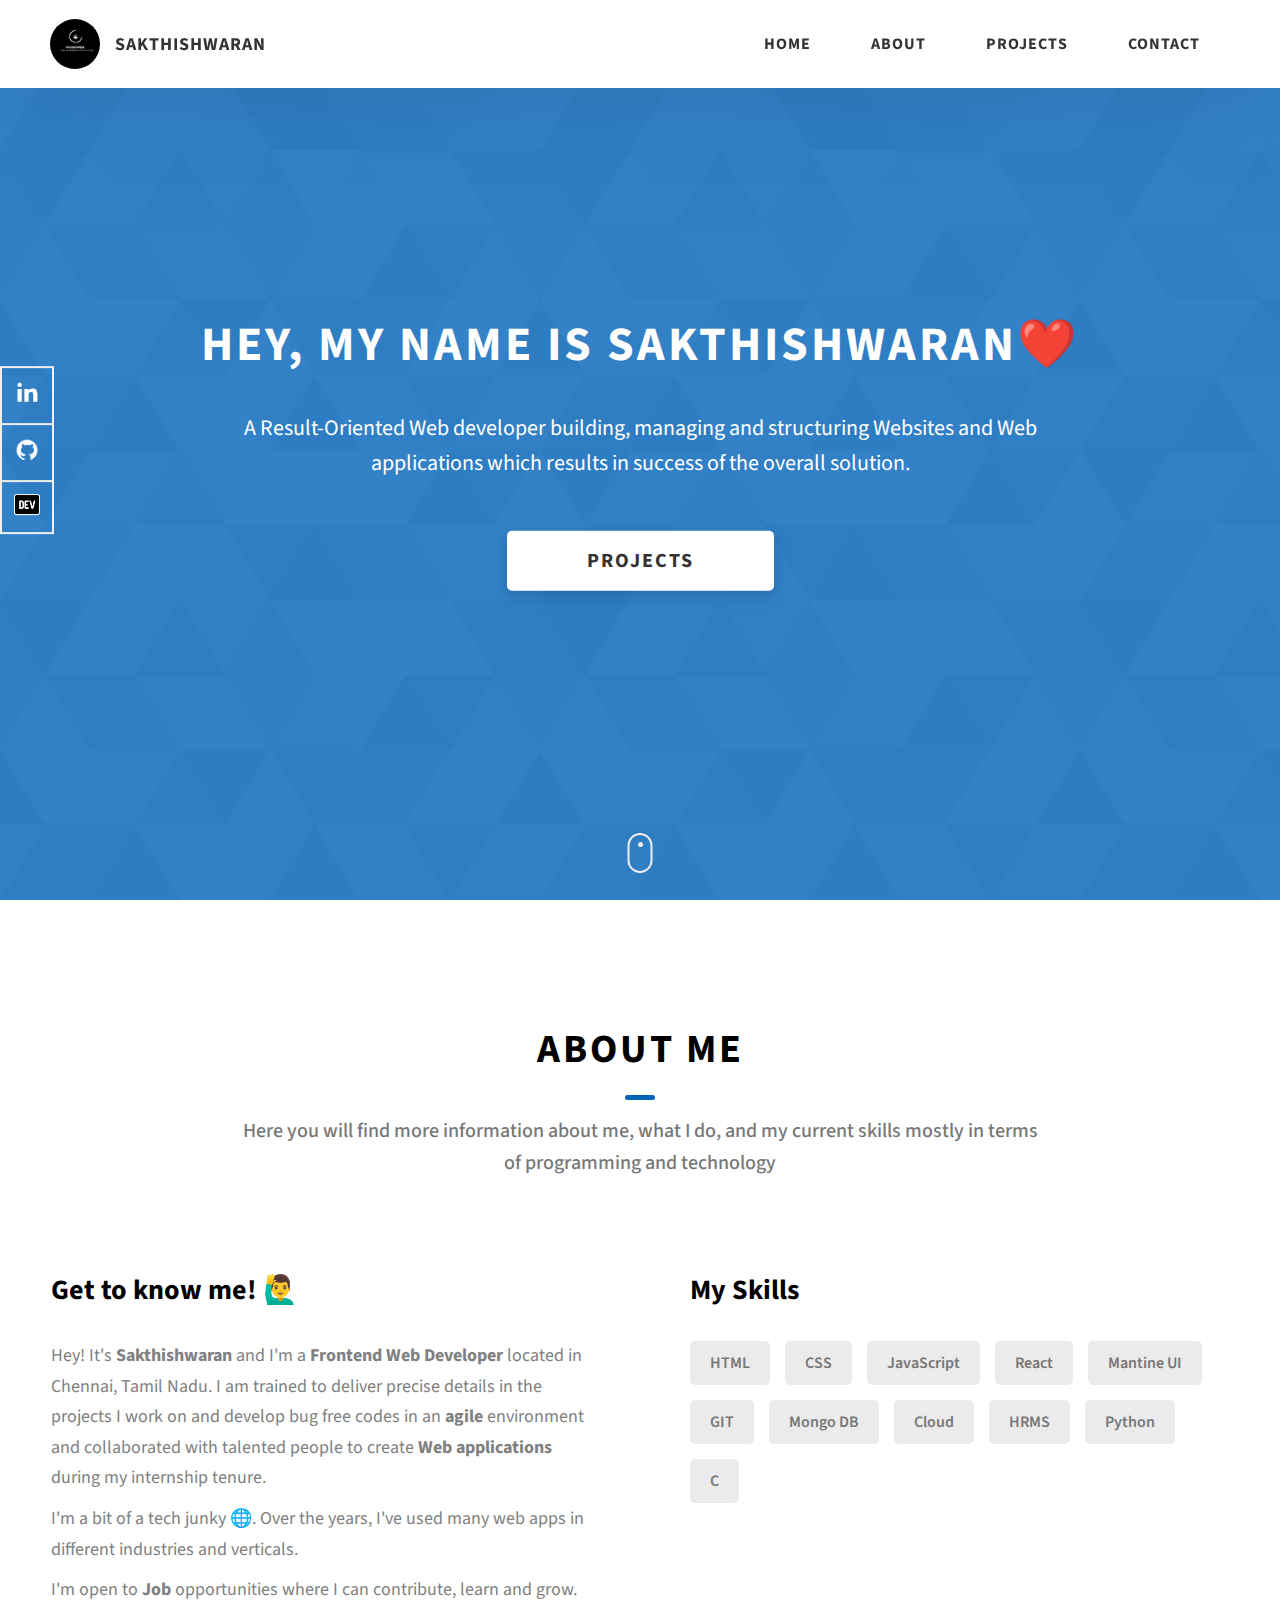
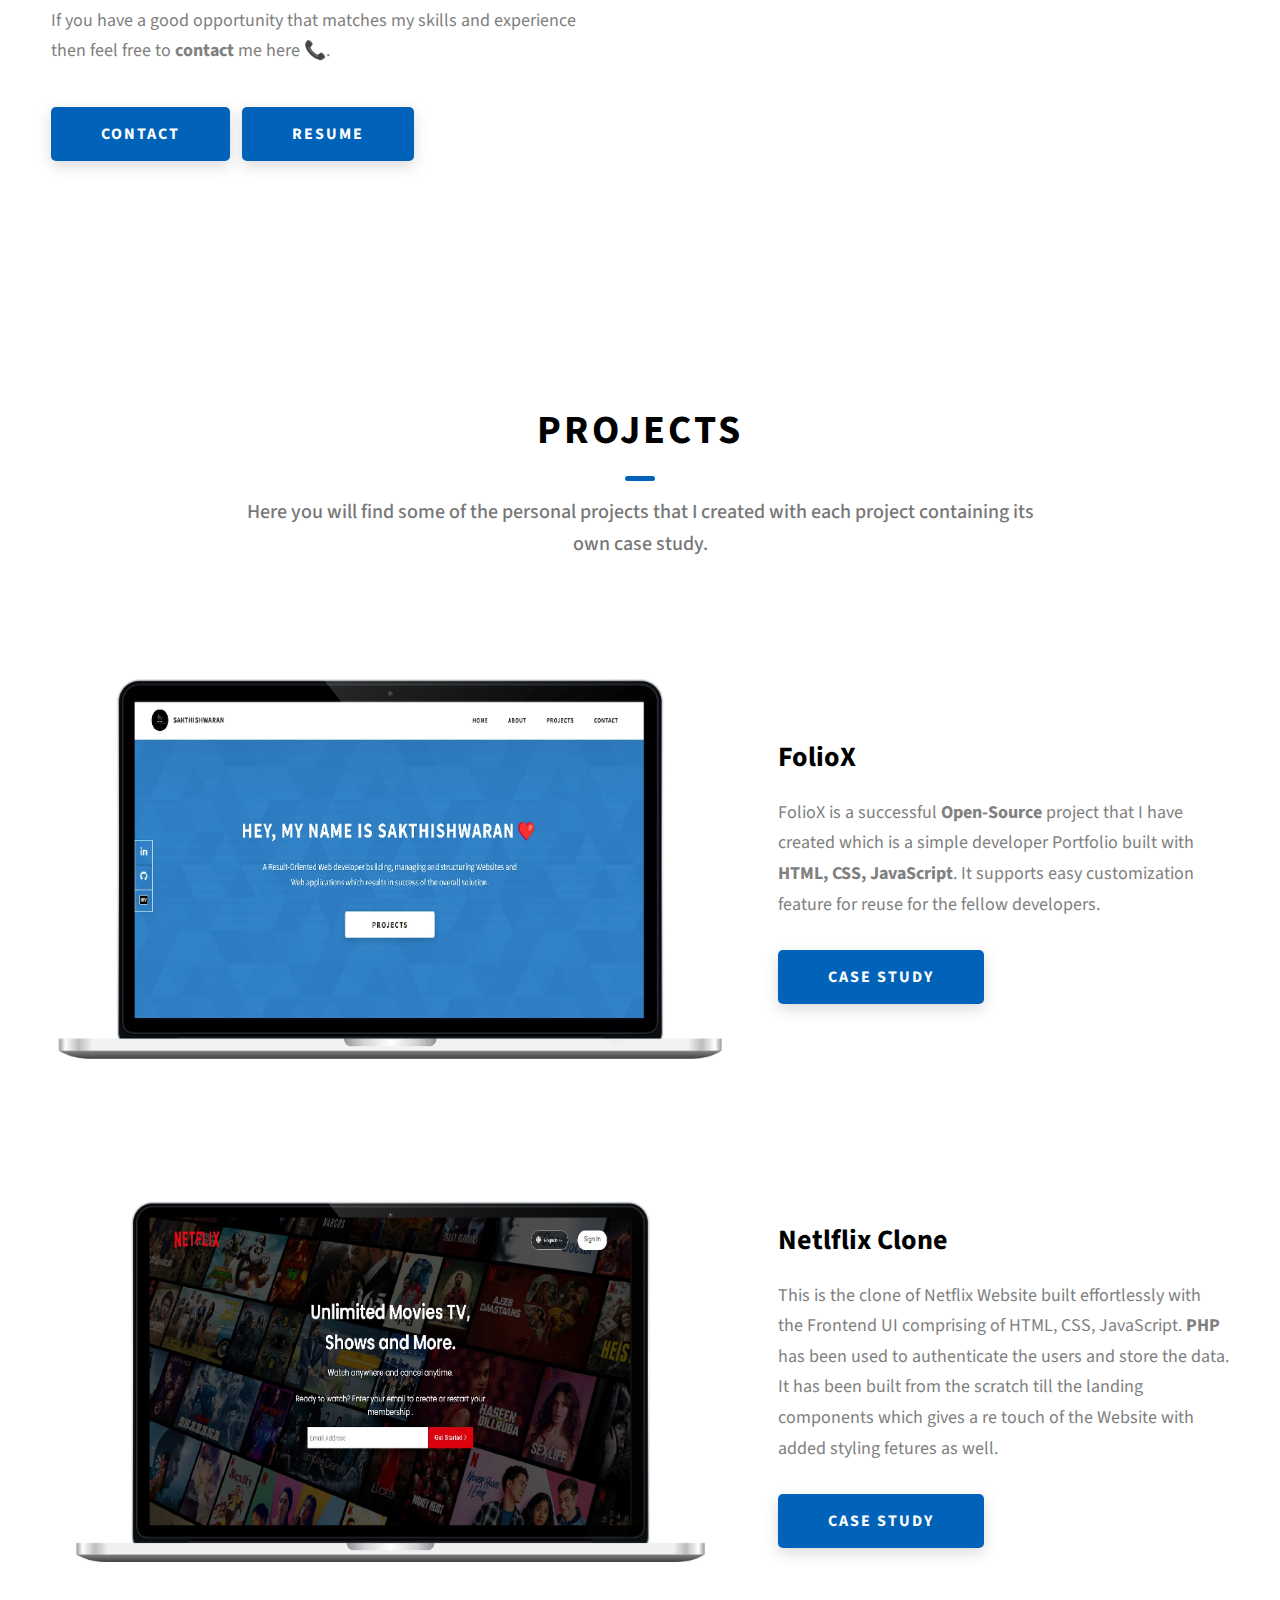
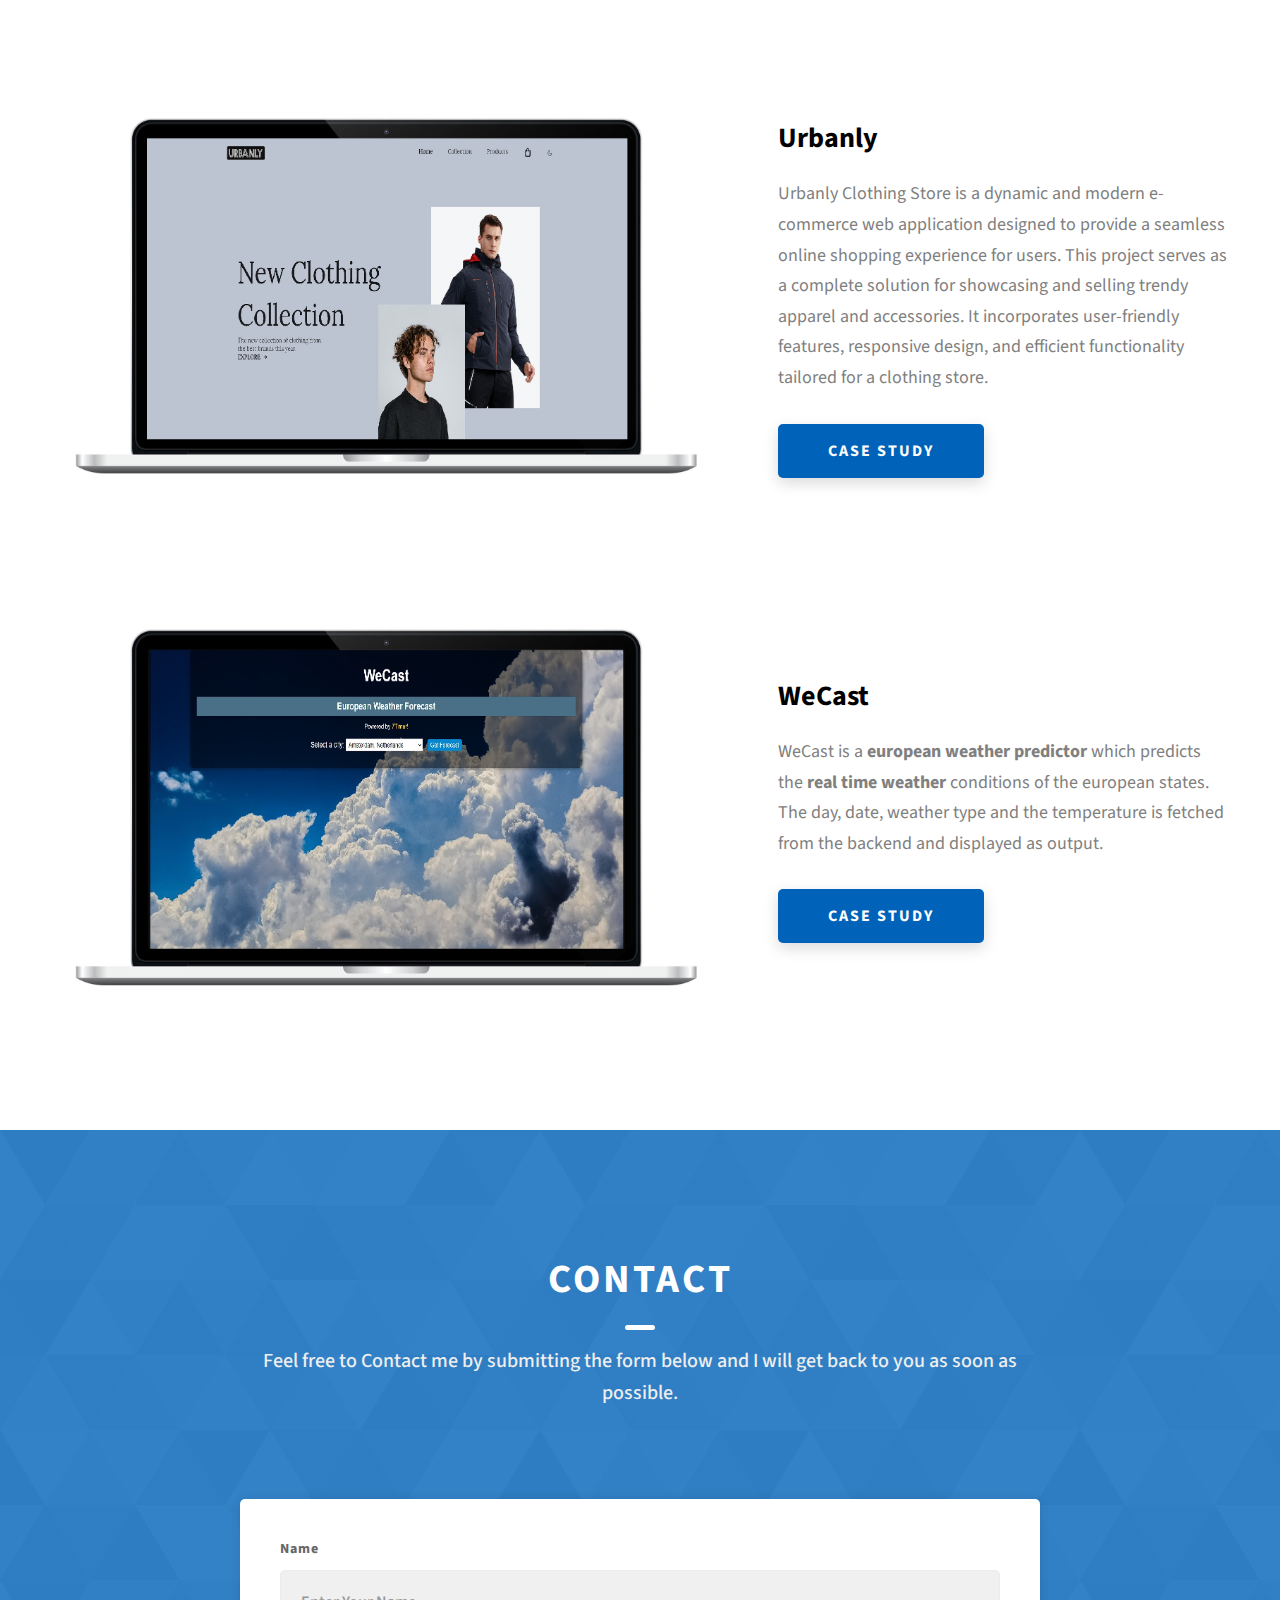
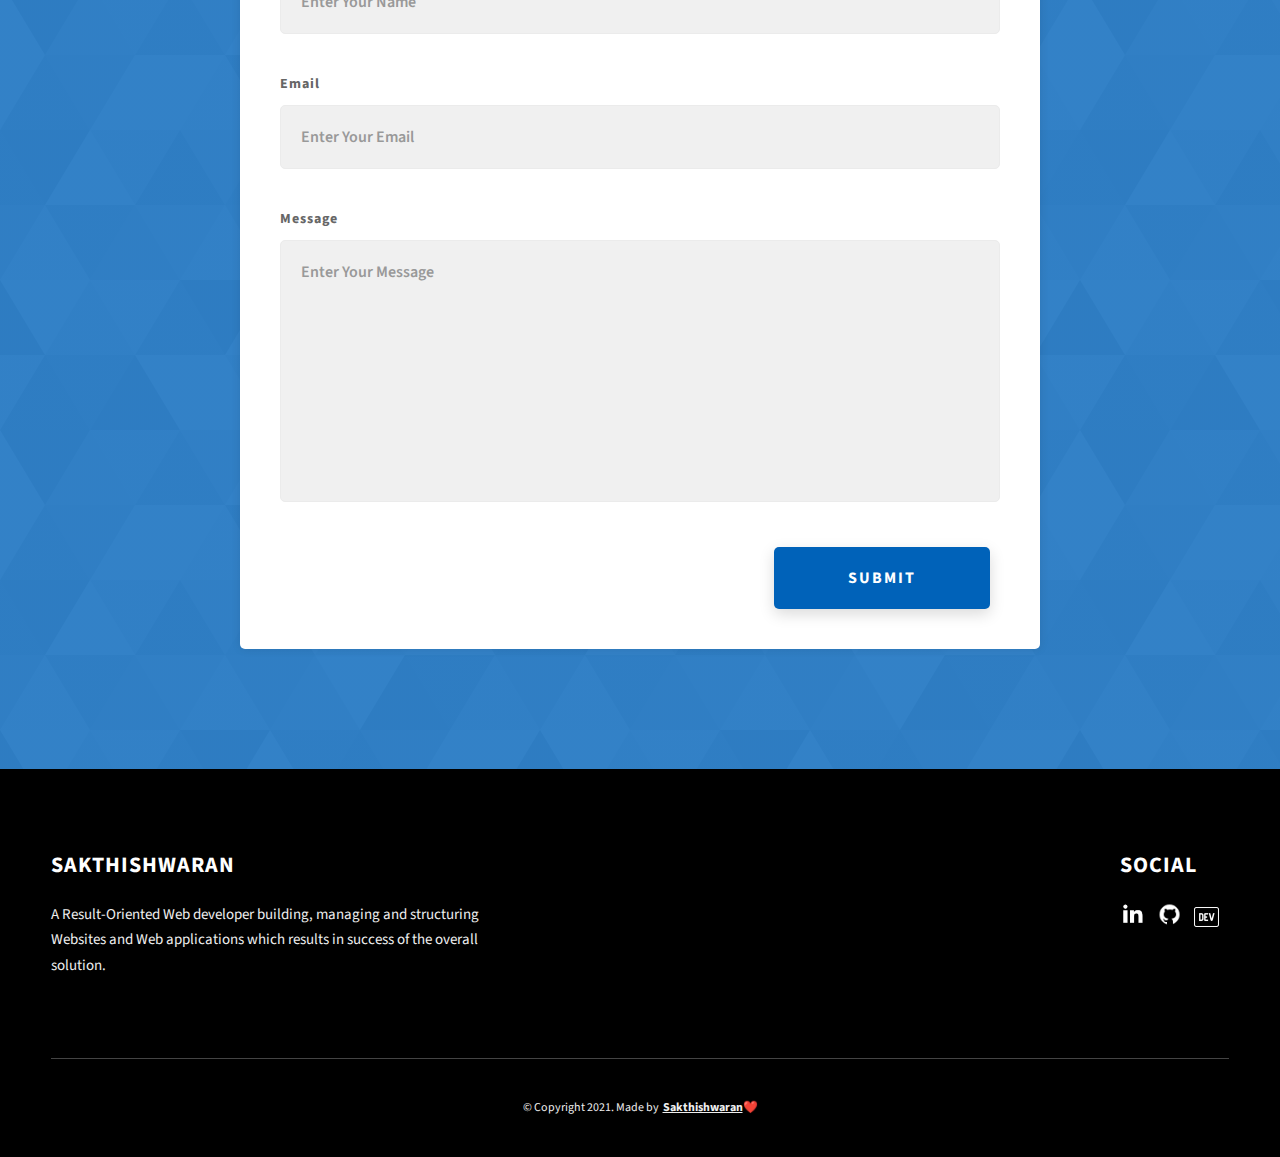
<file: index.html>
<!DOCTYPE html>
<html lang="en">
  <head>
    <meta charset="UTF-8" />
    <meta name="viewport" content="width=device-width, initial-scale=1.0" />
    <meta http-equiv="X-UA-Compatible" content="ie=edge" />
    <title>FolioX</title>
    <meta name="description" content="Portfolio Template for Developer" />

    <link rel="stylesheet" href="css/style.css" />

    <link rel="preconnect" href="https://fonts.googleapis.com" />
    <link rel="preconnect" href="https://fonts.gstatic.com" crossorigin />
    <link
      href="https://fonts.googleapis.com/css2?family=Source+Sans+Pro:wght@400;600;700;900&display=swap"
      rel="stylesheet"
    />
  </head>
  <body>
    <header class="header">
      <div class="header__content">
        <div class="header__logo-container">
          <div class="header__logo-img-cont">
            <img
              src="./assets/png/img.jpg"
              alt="Sakthishwaran Logo Image"
              class="header__logo-img"
            />
          </div>
          <span class="header__logo-sub">Sakthishwaran</span>
        </div>
        <div class="header__main">
          <ul class="header__links">
            <li class="header__link-wrapper">
              <a href="./index.html" class="header__link"> Home </a>
            </li>
            <li class="header__link-wrapper">
              <a href="./index.html#about" class="header__link">About </a>
            </li>
            <li class="header__link-wrapper">
              <a href="./index.html#projects" class="header__link">
                Projects
              </a>
            </li>
            <li class="header__link-wrapper">
              <a href="./index.html#contact" class="header__link"> Contact </a>
            </li>
          </ul>
          <div class="header__main-ham-menu-cont">
            <img
              src="./assets/svg/ham-menu.svg"
              alt="hamburger menu"
              class="header__main-ham-menu"
            />
            <img
              src="./assets/svg/ham-menu-close.svg"
              alt="hamburger menu close"
              class="header__main-ham-menu-close d-none"
            />
          </div>
        </div>
      </div>
      <div class="header__sm-menu">
        <div class="header__sm-menu-content">
          <ul class="header__sm-menu-links">
            <li class="header__sm-menu-link">
              <a href="./index.html"> Home </a>
            </li>

            <li class="header__sm-menu-link">
              <a href="./index.html#about"> About </a>
            </li>

            <li class="header__sm-menu-link">
              <a href="./index.html#projects"> Projects </a>
            </li>

            <li class="header__sm-menu-link">
              <a href="./index.html#contact"> Contact </a>
            </li>
          </ul>
        </div>
      </div>
    </header>
    <section class="home-hero">
      <div class="home-hero__content">
        <h1 class="heading-primary">Hey, My name is Sakthishwaran❤️</h1>
        <div class="home-hero__info">
          <p class="text-primary">
            A Result-Oriented Web developer building, managing and structuring
            Websites and Web applications which results in success of the
            overall solution.
          </p>
        </div>
        <div class="home-hero__cta">
          <a href="./#projects" class="btn btn--bg">Projects</a>
        </div>
      </div>
      <div class="home-hero__socials">
        <div class="home-hero__social">
          <a
            href="https://www.linkedin.com/in/sakthi1604/"
            class="home-hero__social-icon-link"
          >
            <img
              src="./assets/png/linkedin-ico.png"
              alt="icon"
              class="home-hero__social-icon"
            />
          </a>
        </div>
        <div class="home-hero__social">
          <a
            href="https://github.com/sakthixx"
            class="home-hero__social-icon-link"
          >
            <img
              src="./assets/png/github-ico.png"
              alt="icon"
              class="home-hero__social-icon"
            />
          </a>
        </div>
        <!-- <div class="home-hero__social">
          <a href="#" class="home-hero__social-icon-link">
            <img
              src="./assets/png/twitter-ico.png"
              alt="icon"
              class="home-hero__social-icon"
            />
          </a>
        </div> -->
        <!-- <div class="home-hero__social">
          <a href="#" class="home-hero__social-icon-link">
            <img
              src="./assets/png/yt-ico.png"
              alt="icon"
              class="home-hero__social-icon"
            />
          </a>
        </div> -->
        <div class="home-hero__social">
          <a
            href="https://dev.to/sakthishwarananand"
            class="home-hero__social-icon-link home-hero__social-icon-link--bd-none"
          >
            <img
              src="./assets/png/dev.png"
              alt="icon"
              class="home-hero__social-icon"
            />
          </a>
        </div>
      </div>
      <div class="home-hero__mouse-scroll-cont">
        <div class="mouse"></div>
      </div>
    </section>
    <section id="about" class="about sec-pad">
      <div class="main-container">
        <h2 class="heading heading-sec heading-sec__mb-med">
          <span class="heading-sec__main">About Me</span>
          <span class="heading-sec__sub">
            Here you will find more information about me, what I do, and my
            current skills mostly in terms of programming and technology
          </span>
        </h2>
        <div class="about__content">
          <div class="about__content-main">
            <h3 class="about__content-title">Get to know me! 🙋‍♂️</h3>
            <div class="about__content-details">
              <p class="about__content-details-para">
                Hey! It's
                <strong>Sakthishwaran</strong>
                and I'm a <strong> Frontend Web Developer </strong> located in
                Chennai, Tamil Nadu. I am trained to deliver precise details in
                the projects I work on and develop bug free codes in an
                <b>agile</b> environment and collaborated with talented people
                to create
                <strong>Web applications </strong>
                during my internship tenure.
              </p>
              <p class="about__content-details-para">
                I'm a bit of a tech junky 🌐. Over the years, I've used many
                web apps in different industries and verticals. 
               </p>
               <p class="about__content-details-para"> 
                I'm open to <strong>Job</strong> opportunities where I can contribute, learn and
                grow. If you have a good opportunity that matches my skills and
                experience then feel free to <strong>contact</strong> me here 📞.
              </p>

            </div>
            <a href="./#contact" class="btn btn--med btn--theme dynamicBgClr"
              >Contact</a
            >
            <a href="/resume.pdf" download class="btn btn--med btn--theme dynamicBgClr">Resume</a>
          </div>
          <div class="about__content-skills">
            <h3 class="about__content-title">My Skills</h3>
            <div class="skills">
              <div class="skills__skill">HTML</div>
              <div class="skills__skill">CSS</div>
              <div class="skills__skill">JavaScript</div>
              <div class="skills__skill">React</div>
              <div class="skills__skill">Mantine UI</div>
              <div class="skills__skill">GIT</div>
              <div class="skills__skill">Mongo DB</div>
              <div class="skills__skill">Cloud</div>
              <div class="skills__skill">HRMS</div>
              <div class="skills__skill">Python</div>
              <div class="skills__skill">C</div>
            </div>
          </div>
        </div>
      </div>
    </section>
    <section id="projects" class="projects sec-pad">
      <div class="main-container">
        <h2 class="heading heading-sec heading-sec__mb-bg">
          <span class="heading-sec__main">Projects</span>
          <span class="heading-sec__sub">
            Here you will find some of the personal projects that I created with
            each project containing its own case study.
          </span>
        </h2>

        <div class="projects__content">
          <div class="projects__row">
            <div class="projects__row-img-cont">
              <img
                src="./assets/png/FolioX-final.png"
                alt="Software Screenshot"
                class="projects__row-img"
                loading="lazy"
              />
            </div>
            <div class="projects__row-content">
              <h3 class="projects__row-content-title">FolioX</h3>
              <p class="projects__row-content-desc">
                FolioX is a successful <strong>Open-Source</strong> project that
                I have created which is a simple developer Portfolio built with
                <strong>HTML, CSS, JavaScript</strong>. It supports easy
                customization feature for reuse for the fellow developers.
              </p>
              <a
                href="./project-1.html"
                class="btn btn--med btn--theme dynamicBgClr"
                target="_blank"
                >Case Study</a
              >
            </div>
          </div>
          <div class="projects__row">
            <div class="projects__row-img-cont">
              <img
                src="./assets/png/netflix-final.png"
                alt="Software Screenshot"
                class="projects__row-img"
                loading="lazy"
              />
            </div>
            <div class="projects__row-content">
              <h3 class="projects__row-content-title">Netlflix Clone</h3>
              <p class="projects__row-content-desc">
                This is the clone of Netflix Website built effortlessly with the
                Frontend UI comprising of HTML, CSS, JavaScript. <b>PHP</b> has
                been used to authenticate the users and store the data. It has
                been built from the scratch till the landing components which
                gives a re touch of the Website with added styling fetures as
                well.
              </p>
              <a
                href="./project-2.html"
                class="btn btn--med btn--theme dynamicBgClr"
                target="_blank"
                >Case Study</a
              >
            </div>
          </div>

          <div class="projects__row">
            <div class="projects__row-img-cont">
              <img
                src="./assets/png/urbanly-final.png"
                alt="Software Screenshot"
                class="projects__row-img"
                loading="lazy"
              />
            </div>
            <div class="projects__row-content">
              <h3 class="projects__row-content-title">Urbanly</h3>
              <p class="projects__row-content-desc">
                Urbanly Clothing Store is a dynamic and modern e-commerce web
                application designed to provide a seamless online shopping
                experience for users. This project serves as a complete solution
                for showcasing and selling trendy apparel and accessories. It
                incorporates user-friendly features, responsive design, and
                efficient functionality tailored for a clothing store.
              </p>
              <a
                href="./project-3.html"
                class="btn btn--med btn--theme dynamicBgClr"
                target="_blank"
                >Case Study</a
              >
            </div>
          </div>

          <div class="projects__row">
            <div class="projects__row-img-cont">
              <img
                src="./assets/png/wecast-final.png"
                alt="Software Screenshot"
                class="projects__row-img"
                loading="lazy"
              />
            </div>
            <div class="projects__row-content">
              <h3 class="projects__row-content-title">WeCast</h3>
              <p class="projects__row-content-desc">
                WeCast is a <strong>european weather predictor</strong> which predicts the <strong>real time weather</strong>
                conditions of the european states. The day, date, weather type and the temperature is fetched from the 
                backend and displayed as output. 
              </p>
              <a
                href="./project-4.html"
                class="btn btn--med btn--theme dynamicBgClr"
                target="_blank"
                >Case Study</a
              >
            </div>
          </div>

        </div>
      </div>
    </section>
    <section id="contact" class="contact sec-pad dynamicBg">
      <div class="main-container">
        <h2 class="heading heading-sec heading-sec__mb-med">
          <span class="heading-sec__main heading-sec__main--lt">Contact</span>
          <span class="heading-sec__sub heading-sec__sub--lt">
            Feel free to Contact me by submitting the form below and I will get
            back to you as soon as possible.
          </span>
        </h2>
        <div class="contact__form-container">
            <form action="#" class="contact__form">
              <div class="contact__form-field">
                <label class="contact__form-label" for="name">Name</label>
                <input
                  required
                  placeholder="Enter Your Name"
                  type="text"
                  class="contact__form-input"
                  name="name"
                  id="name"
                />
              </div>
              <div class="contact__form-field">
                <label class="contact__form-label" for="email">Email</label>
                <input
                  required
                  placeholder="Enter Your Email"
                  type="text"
                  class="contact__form-input"
                  name="email"
                  id="email"
                />
              </div>
              <div class="contact__form-field">
                <label class="contact__form-label" for="message">Message</label>
                <textarea
                  required
                  cols="30"
                  rows="10"
                  class="contact__form-input"
                  placeholder="Enter Your Message"
                  name="message"
                  id="message"
                ></textarea>
              </div>
              <button type="submit" class="btn btn--theme contact__btn">
                Submit
              </button>
            </form>
        </div>
      </div>
    </section>
    <footer class="main-footer">
      <div class="main-container">
        <div class="main-footer__upper">
          <div class="main-footer__row main-footer__row-1">
            <h2 class="heading heading-sm main-footer__heading-sm">
              <span>Social</span>
            </h2>
            <div class="main-footer__social-cont">
              <a
                target="_blank"
                rel="noreferrer"
                href="https://www.linkedin.com/in/sakthi1604/"
              >
                <img
                  class="main-footer__icon"
                  src="./assets/png/linkedin-ico.png"
                  alt="icon"
                />
              </a>
              <a
                target="_blank"
                rel="noreferrer"
                href="https://github.com/sakthixx"
              >
                <img
                  class="main-footer__icon"
                  src="./assets/png/github-ico.png"
                  alt="icon"
                />
              </a>
              <a
                target="_blank"
                rel="noreferrer"
                href="https://dev.to/sakthishwarananand"
              >
                <img
                  class="main-footer__icon"
                  src="./assets/png/dev.png"
                  alt="icon"
                />
              </a>
            </div>
          </div>
          <div class="main-footer__row main-footer__row-2">
            <h4 class="heading heading-sm text-lt">Sakthishwaran</h4>
            <p class="main-footer__short-desc">
              A Result-Oriented Web developer building, managing and structuring
              Websites and Web applications which results in success of the
              overall solution.
            </p>
          </div>
        </div>

        <!-- If you give me some credit or shoutout here by linking to my website, then it will be a big thing for me and will help me a lot :) -->
        <div class="main-footer__lower">
          &copy; Copyright 2021. Made by
          <a rel="noreferrer" target="_blank" href="#"
            >Sakthishwaran</a
          >❤️
        </div>
      </div>
    </footer>

    <script src="./index.js"></script>
  </body>
</html>
</file>
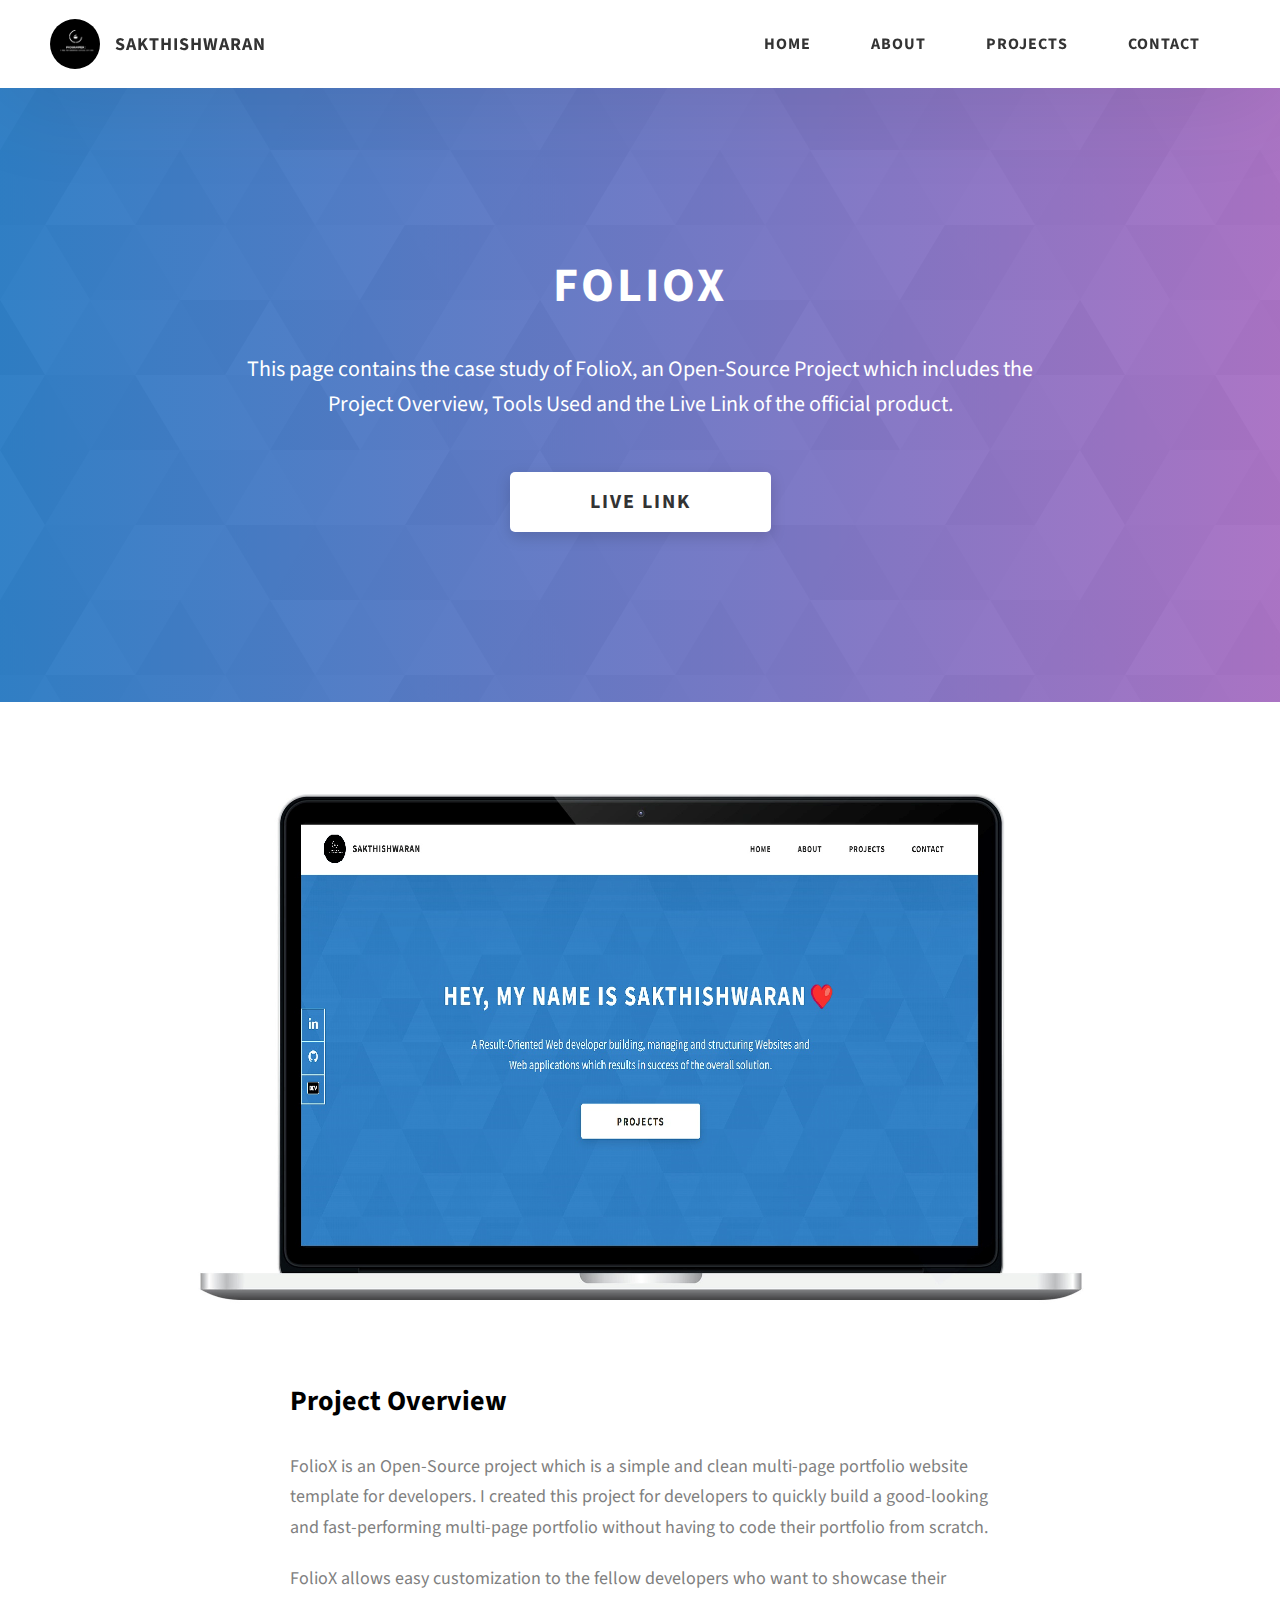
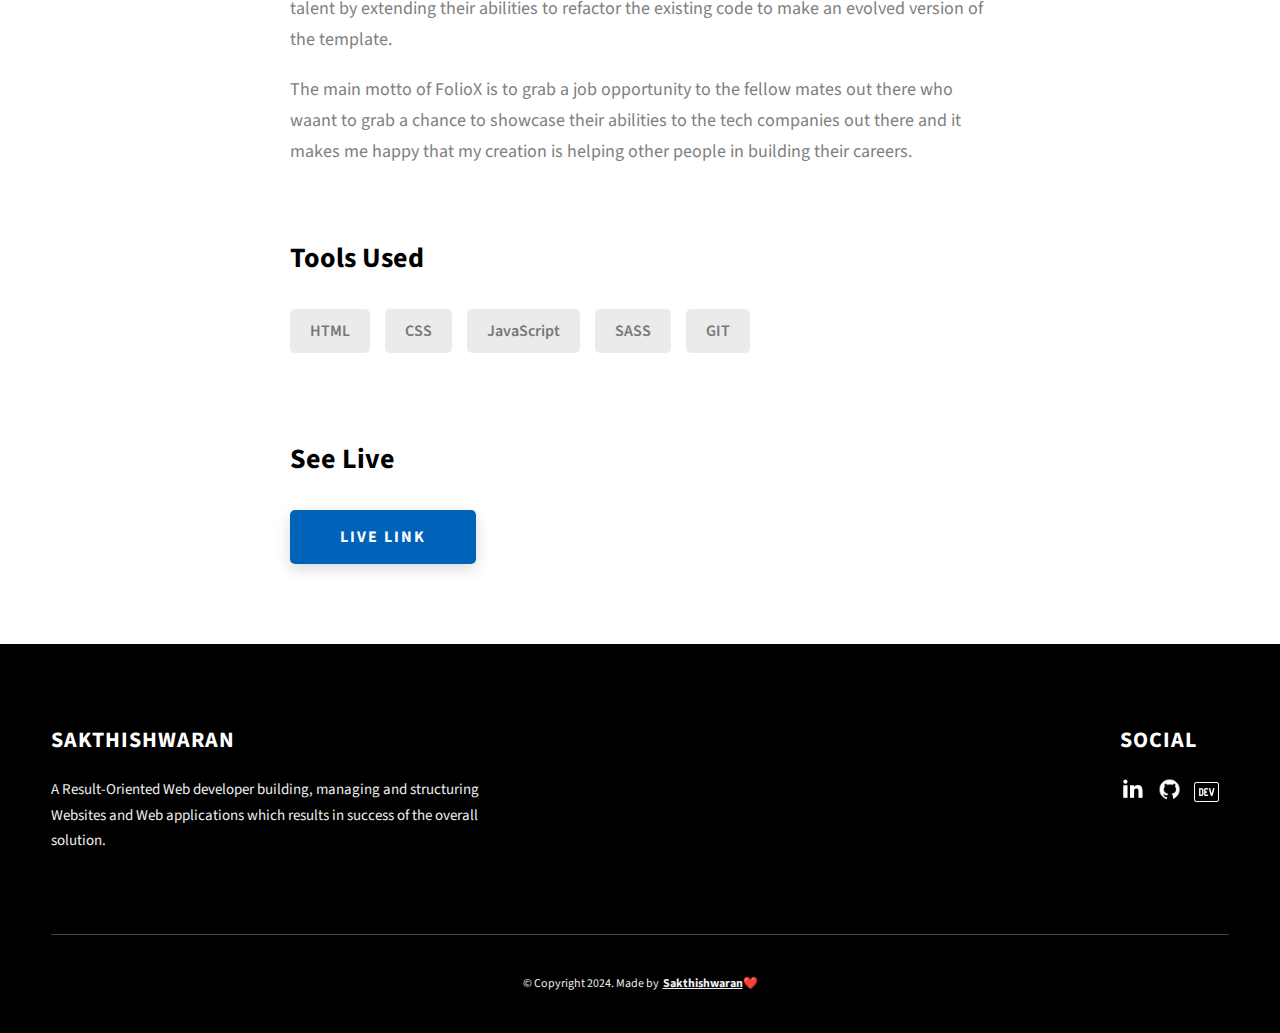
<file: project-1.html>
<!DOCTYPE html>
<html lang="en">
  <head>
    <meta charset="UTF-8" />
    <meta name="viewport" content="width=device-width, initial-scale=1.0" />
    <meta http-equiv="X-UA-Compatible" content="ie=edge" />
    <title>Case Study of FolioX</title>
    <meta name="description" content="Case study page of Project" />

    <link rel="stylesheet" href="css/style.css" />

    <link rel="preconnect" href="https://fonts.googleapis.com" />
    <link rel="preconnect" href="https://fonts.gstatic.com" crossorigin />
    <link
      href="https://fonts.googleapis.com/css2?family=Source+Sans+Pro:wght@400;600;700;900&display=swap"
      rel="stylesheet"
    />
  </head>
  <body>
    <header class="header">
      <div class="header__content">
        <div class="header__logo-container">
          <div class="header__logo-img-cont">
            <img
              src="./assets/png/img.jpg"
              alt="Sakthishwaran Logo Image"
              class="header__logo-img"
            />
          </div>
          <span class="header__logo-sub">Sakthishwaran</span>
        </div>
        <div class="header__main">
          <ul class="header__links">
            <li class="header__link-wrapper">
              <a href="./index.html" class="header__link"> Home </a>
            </li>
            <li class="header__link-wrapper">
              <a href="./index.html#about" class="header__link">About </a>
            </li>
            <li class="header__link-wrapper">
              <a href="./index.html#projects" class="header__link">
                Projects
              </a>
            </li>
            <li class="header__link-wrapper">
              <a href="./index.html#contact" class="header__link"> Contact </a>
            </li>
          </ul>
          <div class="header__main-ham-menu-cont">
            <img
              src="./assets/svg/ham-menu.svg"
              alt="hamburger menu"
              class="header__main-ham-menu"
            />
            <img
              src="./assets/svg/ham-menu-close.svg"
              alt="hamburger menu close"
              class="header__main-ham-menu-close d-none"
            />
          </div>
        </div>
      </div>
      <div class="header__sm-menu">
        <div class="header__sm-menu-content">
          <ul class="header__sm-menu-links">
            <li class="header__sm-menu-link">
              <a href="./index.html"> Home </a>
            </li>

            <li class="header__sm-menu-link">
              <a href="./index.html#about"> About </a>
            </li>

            <li class="header__sm-menu-link">
              <a href="./index.html#projects"> Projects </a>
            </li>

            <li class="header__sm-menu-link">
              <a href="./index.html#contact"> Contact </a>
            </li>
          </ul>
        </div>
      </div>
    </header>
    <section class="project-cs-hero">
      <div class="project-cs-hero__content">
        <h1 class="heading-primary">FolioX</h1>
        <div class="project-cs-hero__info">
          <p class="text-primary">
            This page contains the case study of FolioX, an Open-Source Project
            which includes the Project Overview, Tools Used and the Live Link of
            the official product.
          </p>
        </div>
        <div class="project-cs-hero__cta">
          <a href="#" class="btn btn--bg" target="_blank">Live Link</a>
        </div>
      </div>
    </section>
    <section class="project-details">
      <div class="main-container">
        <div class="project-details__content">
          <div class="project-details__showcase-img-cont">
            <img
              src="./assets/png/FolioX-final.png"
              alt="Project Image"
              class="project-details__showcase-img"
            />
          </div>
          <div class="project-details__content-main">
            <div class="project-details__desc">
              <h3 class="project-details__content-title">Project Overview</h3>
              <p class="project-details__desc-para">
                FolioX is an Open-Source project which is a simple and clean
                multi-page portfolio website template for developers. I created
                this project for developers to quickly build a good-looking and
                fast-performing multi-page portfolio without having to code
                their portfolio from scratch.
              </p>
              <p class="project-details__desc-para">
                FolioX allows easy customization to the fellow developers
                who want to showcase their talent by extending their abilities to 
                refactor the existing code to make an evolved version of the template. 
              </p>
              <p class="project-details__desc-para">
                The main motto of FolioX is to grab a job opportunity to the fellow mates out there
                who waant to grab a chance to showcase their abilities to the 
                tech companies out there and it makes me happy that my creation is helping other people 
                in building their careers.
              </p>
            </div>
            <div class="project-details__tools-used">
              <h3 class="project-details__content-title">Tools Used</h3>
              <div class="skills">
                <div class="skills__skill">HTML</div>
                <div class="skills__skill">CSS</div>
                <div class="skills__skill">JavaScript</div>
                <div class="skills__skill">SASS</div>
                <div class="skills__skill">GIT</div>
              </div>
            </div>
            <div class="project-details__links">
              <h3 class="project-details__content-title">See Live</h3>
              <a
                href="#"
                class="btn btn--med btn--theme project-details__links-btn"
                target="_blank"
                >Live Link</a
              >
            </div>
          </div>
        </div>
      </div>
    </section>
    <footer class="main-footer">
      <div class="main-container">
        <div class="main-footer__upper">
          <div class="main-footer__row main-footer__row-1">
            <h2 class="heading heading-sm main-footer__heading-sm">
              <span>Social</span>
            </h2>
            <div class="main-footer__social-cont">
              <a target="_blank" rel="noreferrer" href="https://www.linkedin.com/in/sakthi1604/">
                <img
                  class="main-footer__icon"
                  src="./assets/png/linkedin-ico.png"
                  alt="icon"
                />
              </a>
              <a target="_blank" rel="noreferrer" href="https://github.com/sakthixx">
                <img
                  class="main-footer__icon"
                  src="./assets/png/github-ico.png"
                  alt="icon"
                />
              </a>
              <a target="_blank" rel="noreferrer" href="https://dev.to/sakthishwarananand">
                <img
                  class="main-footer__icon"
                  src="./assets/png/dev.png"
                  alt="icon"
                />
              </a>
            </div>
          </div>
          <div class="main-footer__row main-footer__row-2">
            <h4 class="heading heading-sm text-lt">Sakthishwaran</h4>
            <p class="main-footer__short-desc">
              A Result-Oriented Web developer building, managing and structuring
            Websites and Web applications which results in success of the
            overall solution.
            </p>
          </div>
        </div>

        <div class="main-footer__lower">
          &copy; Copyright 2024. Made by
          <a rel="noreferrer" target="_blank" href="#"
            >Sakthishwaran</a
          >❤️
        </div>
      </div>
    </footer>
    <script src="./index.js"></script>
  </body>
</html>
</file>
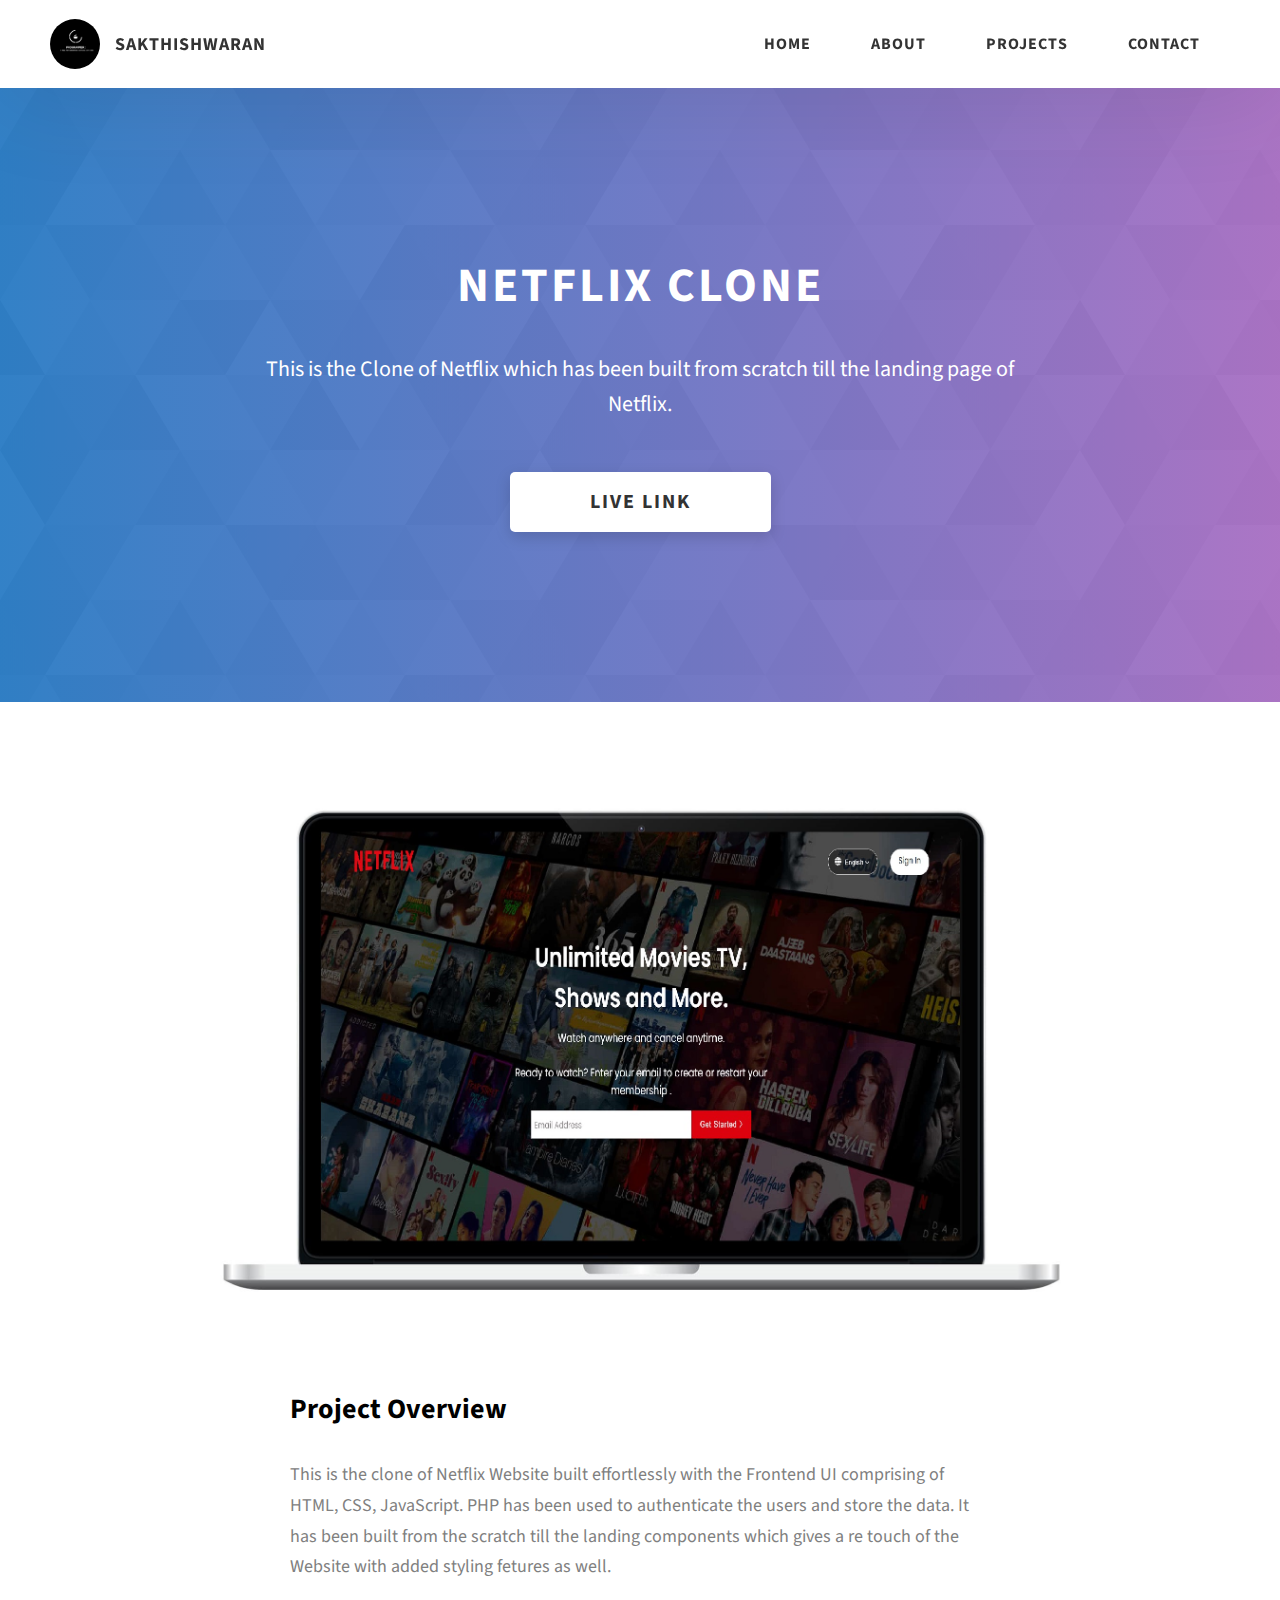
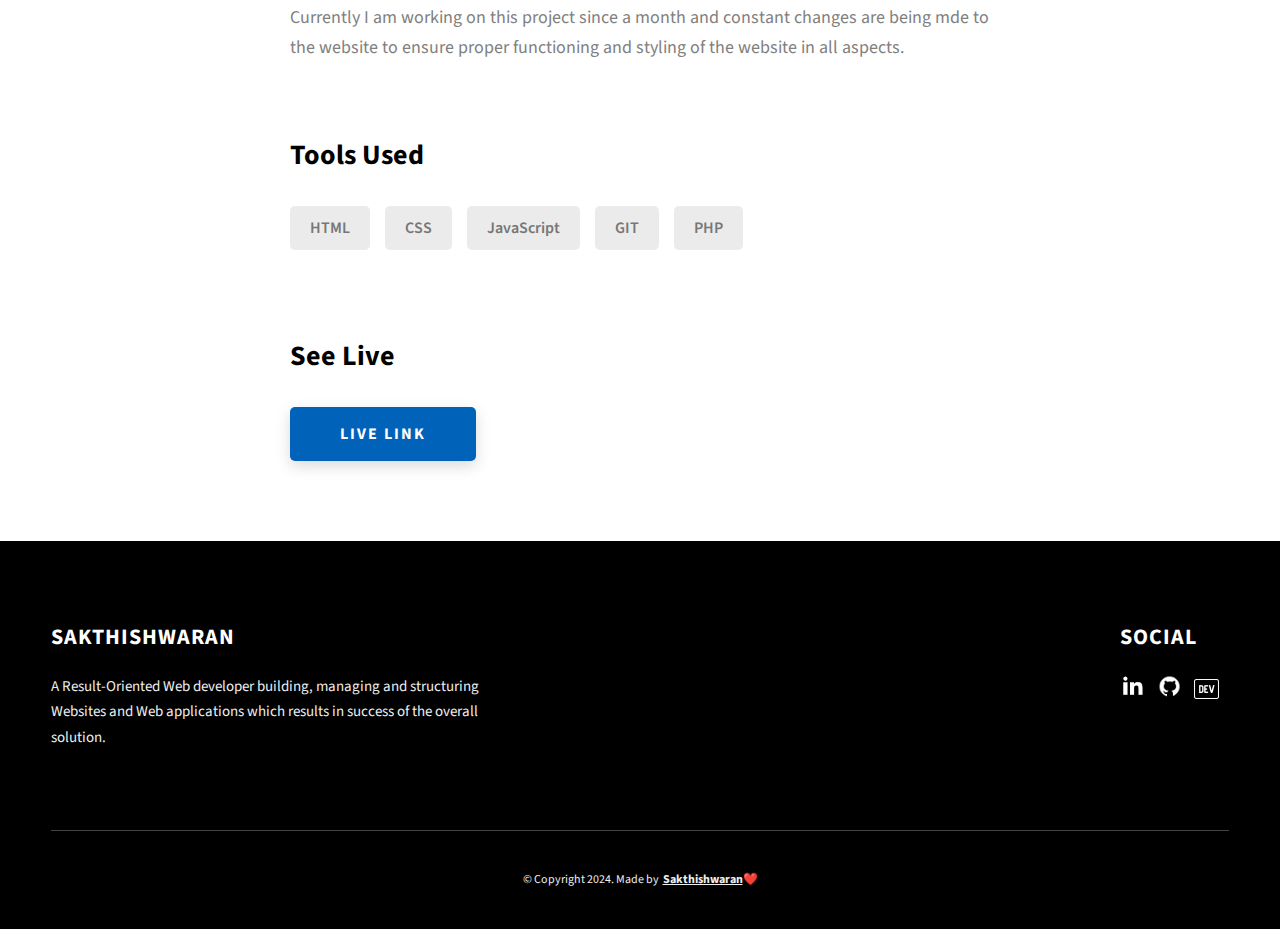
<file: project-2.html>
<!DOCTYPE html>
<html lang="en">
  <head>
    <meta charset="UTF-8" />
    <meta name="viewport" content="width=device-width, initial-scale=1.0" />
    <meta http-equiv="X-UA-Compatible" content="ie=edge" />
    <title>Case Study of Netflix Clone</title>
    <meta name="description" content="Case study page of Project" />

    <link rel="stylesheet" href="css/style.css" />

    <link rel="preconnect" href="https://fonts.googleapis.com" />
    <link rel="preconnect" href="https://fonts.gstatic.com" crossorigin />
    <link
      href="https://fonts.googleapis.com/css2?family=Source+Sans+Pro:wght@400;600;700;900&display=swap"
      rel="stylesheet"
    />
  </head>
  <body>
    <header class="header">
      <div class="header__content">
        <div class="header__logo-container">
          <div class="header__logo-img-cont">
            <img
              src="./assets/png/img.jpg"
              alt="Sakthishwaran Logo Image"
              class="header__logo-img"
            />
          </div>
          <span class="header__logo-sub">Sakthishwaran</span>
        </div>
        <div class="header__main">
          <ul class="header__links">
            <li class="header__link-wrapper">
              <a href="./index.html" class="header__link"> Home </a>
            </li>
            <li class="header__link-wrapper">
              <a href="./index.html#about" class="header__link">About </a>
            </li>
            <li class="header__link-wrapper">
              <a href="./index.html#projects" class="header__link">
                Projects
              </a>
            </li>
            <li class="header__link-wrapper">
              <a href="./index.html#contact" class="header__link"> Contact </a>
            </li>
          </ul>
          <div class="header__main-ham-menu-cont">
            <img
              src="./assets/svg/ham-menu.svg"
              alt="hamburger menu"
              class="header__main-ham-menu"
            />
            <img
              src="./assets/svg/ham-menu-close.svg"
              alt="hamburger menu close"
              class="header__main-ham-menu-close d-none"
            />
          </div>
        </div>
      </div>
      <div class="header__sm-menu">
        <div class="header__sm-menu-content">
          <ul class="header__sm-menu-links">
            <li class="header__sm-menu-link">
              <a href="./index.html"> Home </a>
            </li>

            <li class="header__sm-menu-link">
              <a href="./index.html#about"> About </a>
            </li>

            <li class="header__sm-menu-link">
              <a href="./index.html#projects"> Projects </a>
            </li>

            <li class="header__sm-menu-link">
              <a href="./index.html#contact"> Contact </a>
            </li>
          </ul>
        </div>
      </div>
    </header>
    <section class="project-cs-hero">
      <div class="project-cs-hero__content">
        <h1 class="heading-primary">Netflix Clone</h1>
        <div class="project-cs-hero__info">
          <p class="text-primary">
            This is the Clone of Netflix which has been built from scratch till
            the landing page of Netflix.
          </p>
        </div>
        <div class="project-cs-hero__cta">
          <a href="https://github.com/sakthixx/Netflix-Clone-main" class="btn btn--bg" target="_blank">Live Link</a>
        </div>
      </div>
    </section>
    <section class="project-details">
      <div class="main-container">
        <div class="project-details__content">
          <div class="project-details__showcase-img-cont">
            <img
              src="./assets/png/netflix-final.png"
              alt="Project Image"
              class="project-details__showcase-img"
            />
          </div>
          <div class="project-details__content-main">
            <div class="project-details__desc">
              <h3 class="project-details__content-title">Project Overview</h3>
              <p class="project-details__desc-para">
                This is the clone of Netflix Website built effortlessly with the
                Frontend UI comprising of HTML, CSS, JavaScript. PHP has been
                used to authenticate the users and store the data. It has been
                built from the scratch till the landing components which gives a
                re touch of the Website with added styling fetures as well.
              </p>
              <p class="project-details__desc-para">
                Currently I am working on this project since a month and constant changes are being mde to
                the website to ensure proper functioning and styling of the website in all aspects.  
              </p>
            </div>
            <div class="project-details__tools-used">
              <h3 class="project-details__content-title">Tools Used</h3>
              <div class="skills">
                <div class="skills__skill">HTML</div>
                <div class="skills__skill">CSS</div>
                <div class="skills__skill">JavaScript</div>
                <div class="skills__skill">GIT</div>
                <div class="skills__skill">PHP</div>
              </div>
            </div>
            <div class="project-details__links">
              <h3 class="project-details__content-title">See Live</h3>
              <a
                href="https://github.com/sakthixx/Netflix-Clone-main"
                class="btn btn--med btn--theme project-details__links-btn"
                target="_blank"
                >Live Link</a
              >
            </div>
          </div>
        </div>
      </div>
    </section>
    <footer class="main-footer">
      <div class="main-container">
        <div class="main-footer__upper">
          <div class="main-footer__row main-footer__row-1">
            <h2 class="heading heading-sm main-footer__heading-sm">
              <span>Social</span>
            </h2>
            <div class="main-footer__social-cont">
              <a
                target="_blank"
                rel="noreferrer"
                href="https://www.linkedin.com/in/sakthi1604/"
              >
                <img
                  class="main-footer__icon"
                  src="./assets/png/linkedin-ico.png"
                  alt="icon"
                />
              </a>
              <a
                target="_blank"
                rel="noreferrer"
                href="https://github.com/sakthixx"
              >
                <img
                  class="main-footer__icon"
                  src="./assets/png/github-ico.png"
                  alt="icon"
                />
              </a>
              <a
                target="_blank"
                rel="noreferrer"
                href="https://dev.to/sakthishwarananand"
              >
                <img
                  class="main-footer__icon"
                  src="./assets/png/dev.png"
                  alt="icon"
                />
              </a>
            </div>
          </div>
          <div class="main-footer__row main-footer__row-2">
            <h4 class="heading heading-sm text-lt">Sakthishwaran</h4>
            <p class="main-footer__short-desc">
              A Result-Oriented Web developer building, managing and structuring
            Websites and Web applications which results in success of the
            overall solution.
            </p>
          </div>
        </div>

        <div class="main-footer__lower">
          &copy; Copyright 2024. Made by
          <a rel="noreferrer" target="_blank" href="# ">Sakthishwaran</a>❤️
        </div>
      </div>
    </footer>
    <script src="./index.js"></script>
  </body>
</html>
</file>
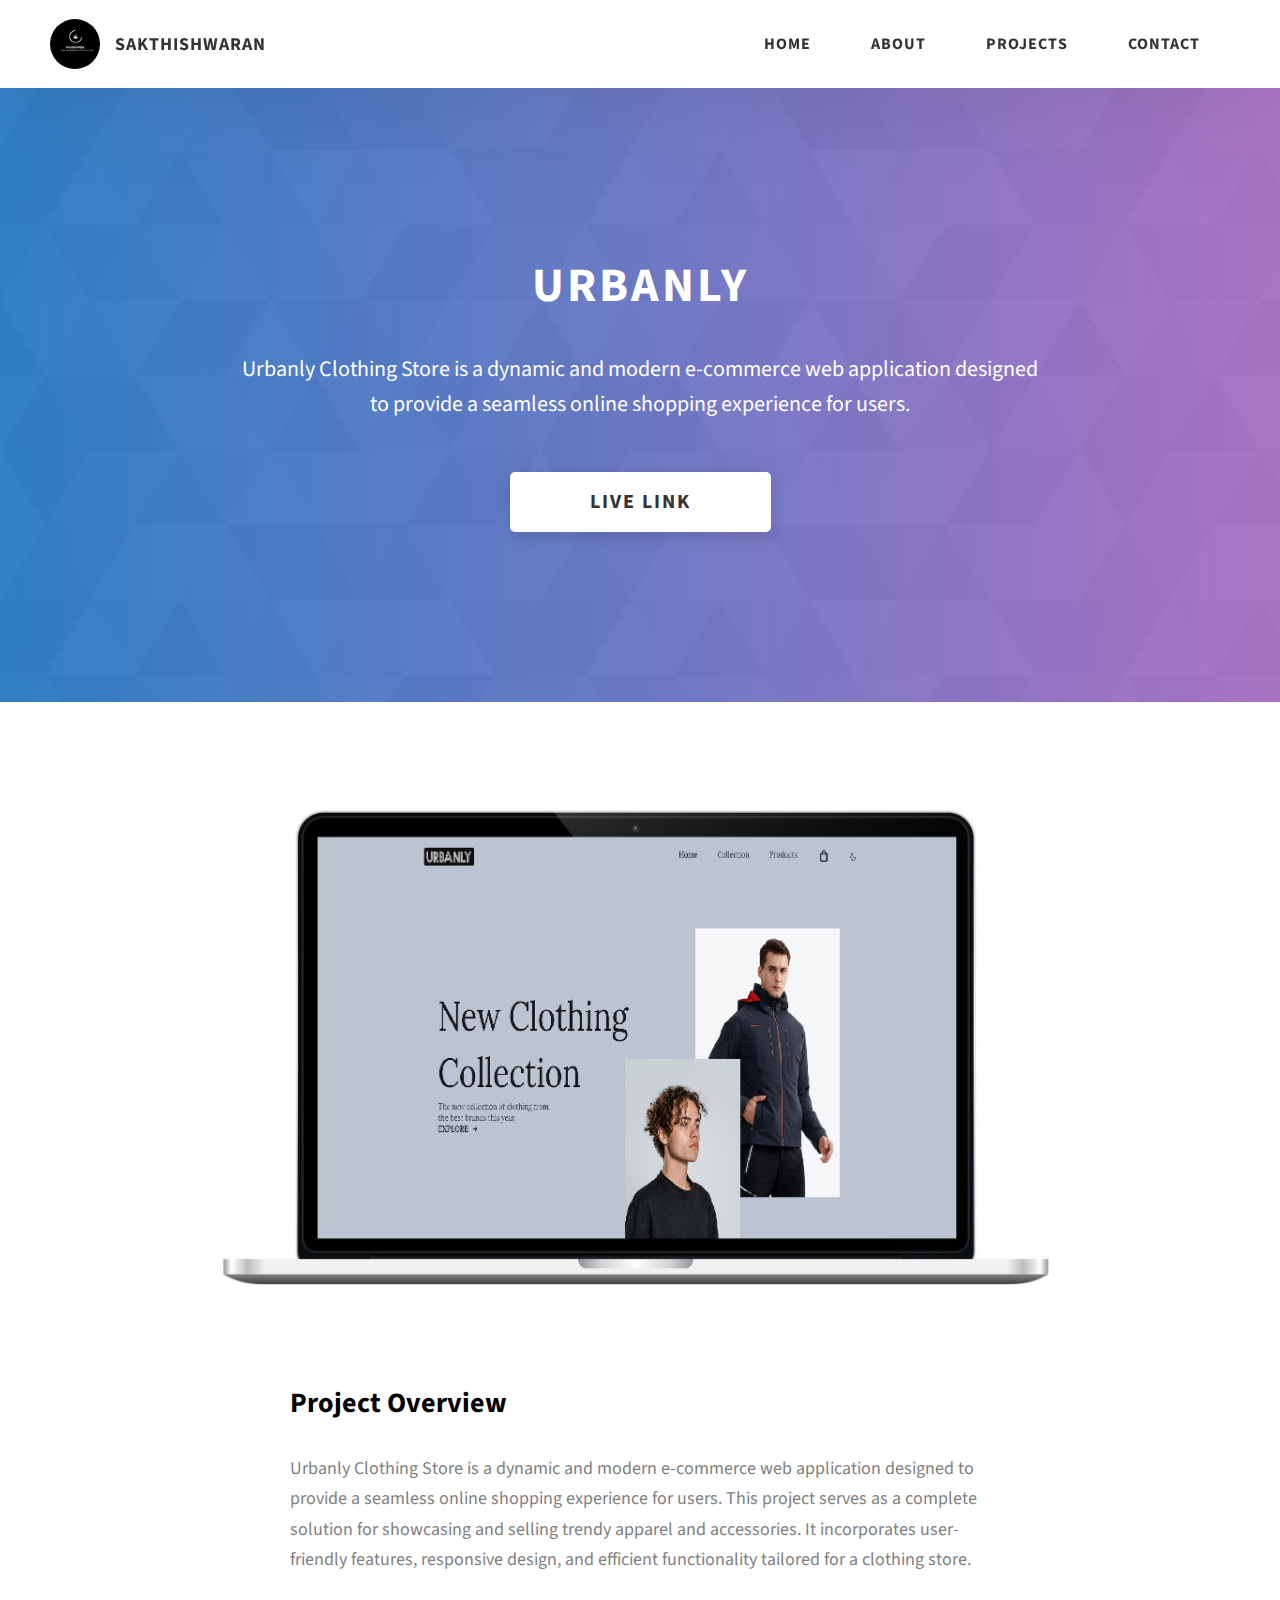
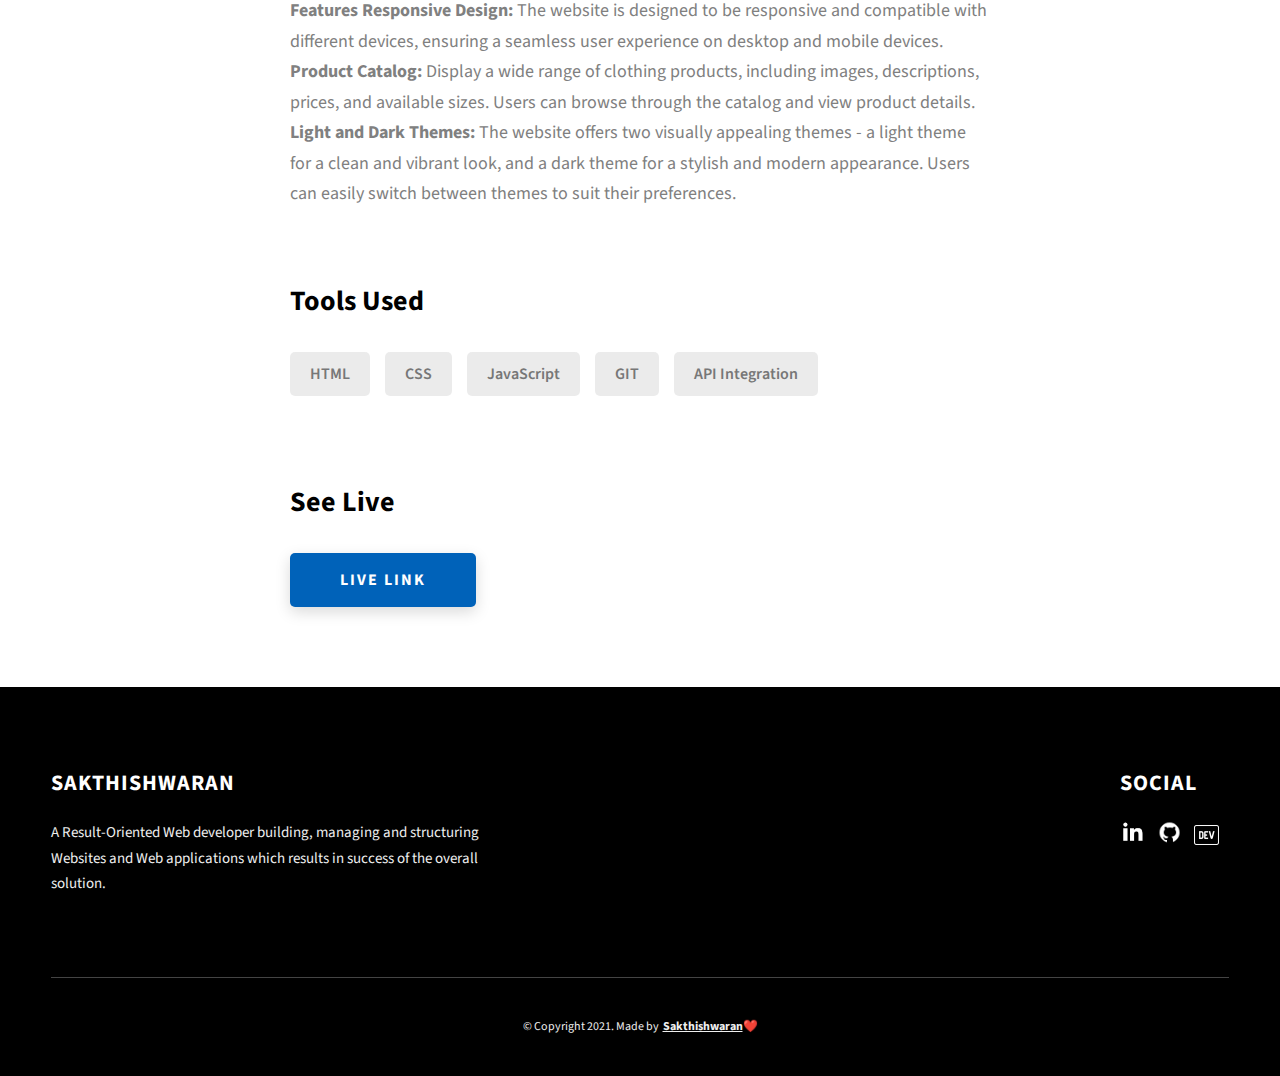
<file: project-3.html>
<!DOCTYPE html>
<html lang="en">
  <head>
    <meta charset="UTF-8" />
    <meta name="viewport" content="width=device-width, initial-scale=1.0" />
    <meta http-equiv="X-UA-Compatible" content="ie=edge" />
    <title>Case Study of Urbanly</title>
    <meta name="description" content="Case study page of Project" />

    <link rel="stylesheet" href="css/style.css" />

    <link rel="preconnect" href="https://fonts.googleapis.com" />
    <link rel="preconnect" href="https://fonts.gstatic.com" crossorigin />
    <link
      href="https://fonts.googleapis.com/css2?family=Source+Sans+Pro:wght@400;600;700;900&display=swap"
      rel="stylesheet"
    />
  </head>
  <body>
    <header class="header">
      <div class="header__content">
        <div class="header__logo-container">
          <div class="header__logo-img-cont">
            <img
              src="./assets/png/img.jpg"
              alt="Sakthishwaran Logo Image"
              class="header__logo-img"
            />
          </div>
          <span class="header__logo-sub">Sakthishwaran</span>
        </div>
        <div class="header__main">
          <ul class="header__links">
            <li class="header__link-wrapper">
              <a href="./index.html" class="header__link"> Home </a>
            </li>
            <li class="header__link-wrapper">
              <a href="./index.html#about" class="header__link">About </a>
            </li>
            <li class="header__link-wrapper">
              <a href="./index.html#projects" class="header__link">
                Projects
              </a>
            </li>
            <li class="header__link-wrapper">
              <a href="./index.html#contact" class="header__link"> Contact </a>
            </li>
          </ul>
          <div class="header__main-ham-menu-cont">
            <img
              src="./assets/svg/ham-menu.svg"
              alt="hamburger menu"
              class="header__main-ham-menu"
            />
            <img
              src="./assets/svg/ham-menu-close.svg"
              alt="hamburger menu close"
              class="header__main-ham-menu-close d-none"
            />
          </div>
        </div>
      </div>
      <div class="header__sm-menu">
        <div class="header__sm-menu-content">
          <ul class="header__sm-menu-links">
            <li class="header__sm-menu-link">
              <a href="./index.html"> Home </a>
            </li>

            <li class="header__sm-menu-link">
              <a href="./index.html#about"> About </a>
            </li>

            <li class="header__sm-menu-link">
              <a href="./index.html#projects"> Projects </a>
            </li>

            <li class="header__sm-menu-link">
              <a href="./index.html#contact"> Contact </a>
            </li>
          </ul>
        </div>
      </div>
    </header>
    <section class="project-cs-hero">
      <div class="project-cs-hero__content">
        <h1 class="heading-primary">Urbanly</h1>
        <div class="project-cs-hero__info">
          <p class="text-primary">
            Urbanly Clothing Store is a dynamic and modern e-commerce web
            application designed to provide a seamless online shopping
            experience for users.
          </p>
        </div>
        <div class="project-cs-hero__cta">
          <a href="#" class="btn btn--bg" target="_blank">Live Link</a>
        </div>
      </div>
    </section>
    <section class="project-details">
      <div class="main-container">
        <div class="project-details__content">
          <div class="project-details__showcase-img-cont">
            <img
              src="./assets/png/urbanly-final.png"
              alt="Project Image"
              class="project-details__showcase-img"
            />
          </div>
          <div class="project-details__content-main">
            <div class="project-details__desc">
              <h3 class="project-details__content-title">Project Overview</h3>
              <p class="project-details__desc-para">
                Urbanly Clothing Store is a dynamic and modern e-commerce web
                application designed to provide a seamless online shopping
                experience for users. This project serves as a complete solution
                for showcasing and selling trendy apparel and accessories. It
                incorporates user-friendly features, responsive design, and
                efficient functionality tailored for a clothing store.
              </p>
              <p class="project-details__desc-para">
                <strong>Features Responsive Design:</strong>
                The website is designed to be
                responsive and compatible with different devices, ensuring a
                seamless user experience on desktop and mobile devices. 
                <br>
                <strong>Product Catalog:</strong> 
                Display a wide range of clothing products, including
                images, descriptions, prices, and available sizes. Users can
                browse through the catalog and view product details. 
                <br>
                <strong>Light and Dark Themes:</strong> 
                The website offers two visually appealing themes -
                a light theme for a clean and vibrant look, and a dark theme for
                a stylish and modern appearance. Users can easily switch between
                themes to suit their preferences.
              </p>
            </div>
            <div class="project-details__tools-used">
              <h3 class="project-details__content-title">Tools Used</h3>
              <div class="skills">
                <div class="skills__skill">HTML</div>
                <div class="skills__skill">CSS</div>
                <div class="skills__skill">JavaScript</div>
                <div class="skills__skill">GIT</div>
                <div class="skills__skill">API Integration</div>
              </div>
            </div>
            <div class="project-details__links">
              <h3 class="project-details__content-title">See Live</h3>
              <a
                href="#"
                class="btn btn--med btn--theme project-details__links-btn"
                target="_blank"
                >Live Link</a
              >
             
            </div>
          </div>
        </div>
      </div>
    </section>
    <footer class="main-footer">
      <div class="main-container">
        <div class="main-footer__upper">
          <div class="main-footer__row main-footer__row-1">
            <h2 class="heading heading-sm main-footer__heading-sm">
              <span>Social</span>
            </h2>
            <div class="main-footer__social-cont">
              <a
                target="_blank"
                rel="noreferrer"
                href="https://www.linkedin.com/in/sakthi1604/"
              >
                <img
                  class="main-footer__icon"
                  src="./assets/png/linkedin-ico.png"
                  alt="icon"
                />
              </a>
              <a
                target="_blank"
                rel="noreferrer"
                href="https://github.com/sakthixx"
              >
                <img
                  class="main-footer__icon"
                  src="./assets/png/github-ico.png"
                  alt="icon"
                />
              </a>
              <a
                target="_blank"
                rel="noreferrer"
                href="https://dev.to/sakthishwarananand"
              >
                <img
                  class="main-footer__icon"
                  src="./assets/png/dev.png"
                  alt="icon"
                />
              </a>
            </div>
          </div>
          <div class="main-footer__row main-footer__row-2">
            <h4 class="heading heading-sm text-lt">Sakthishwaran</h4>
            <p class="main-footer__short-desc">
              A Result-Oriented Web developer building, managing and structuring
              Websites and Web applications which results in success of the
              overall solution.
            </p>
          </div>
        </div>

        <div class="main-footer__lower">
          &copy; Copyright 2021. Made by
          <a rel="noreferrer" target="_blank" href="#"
            >Sakthishwaran</a
          >❤️
        </div>
      </div>
    </footer>
    <script src="./index.js"></script>
  </body>
</html>
</file>
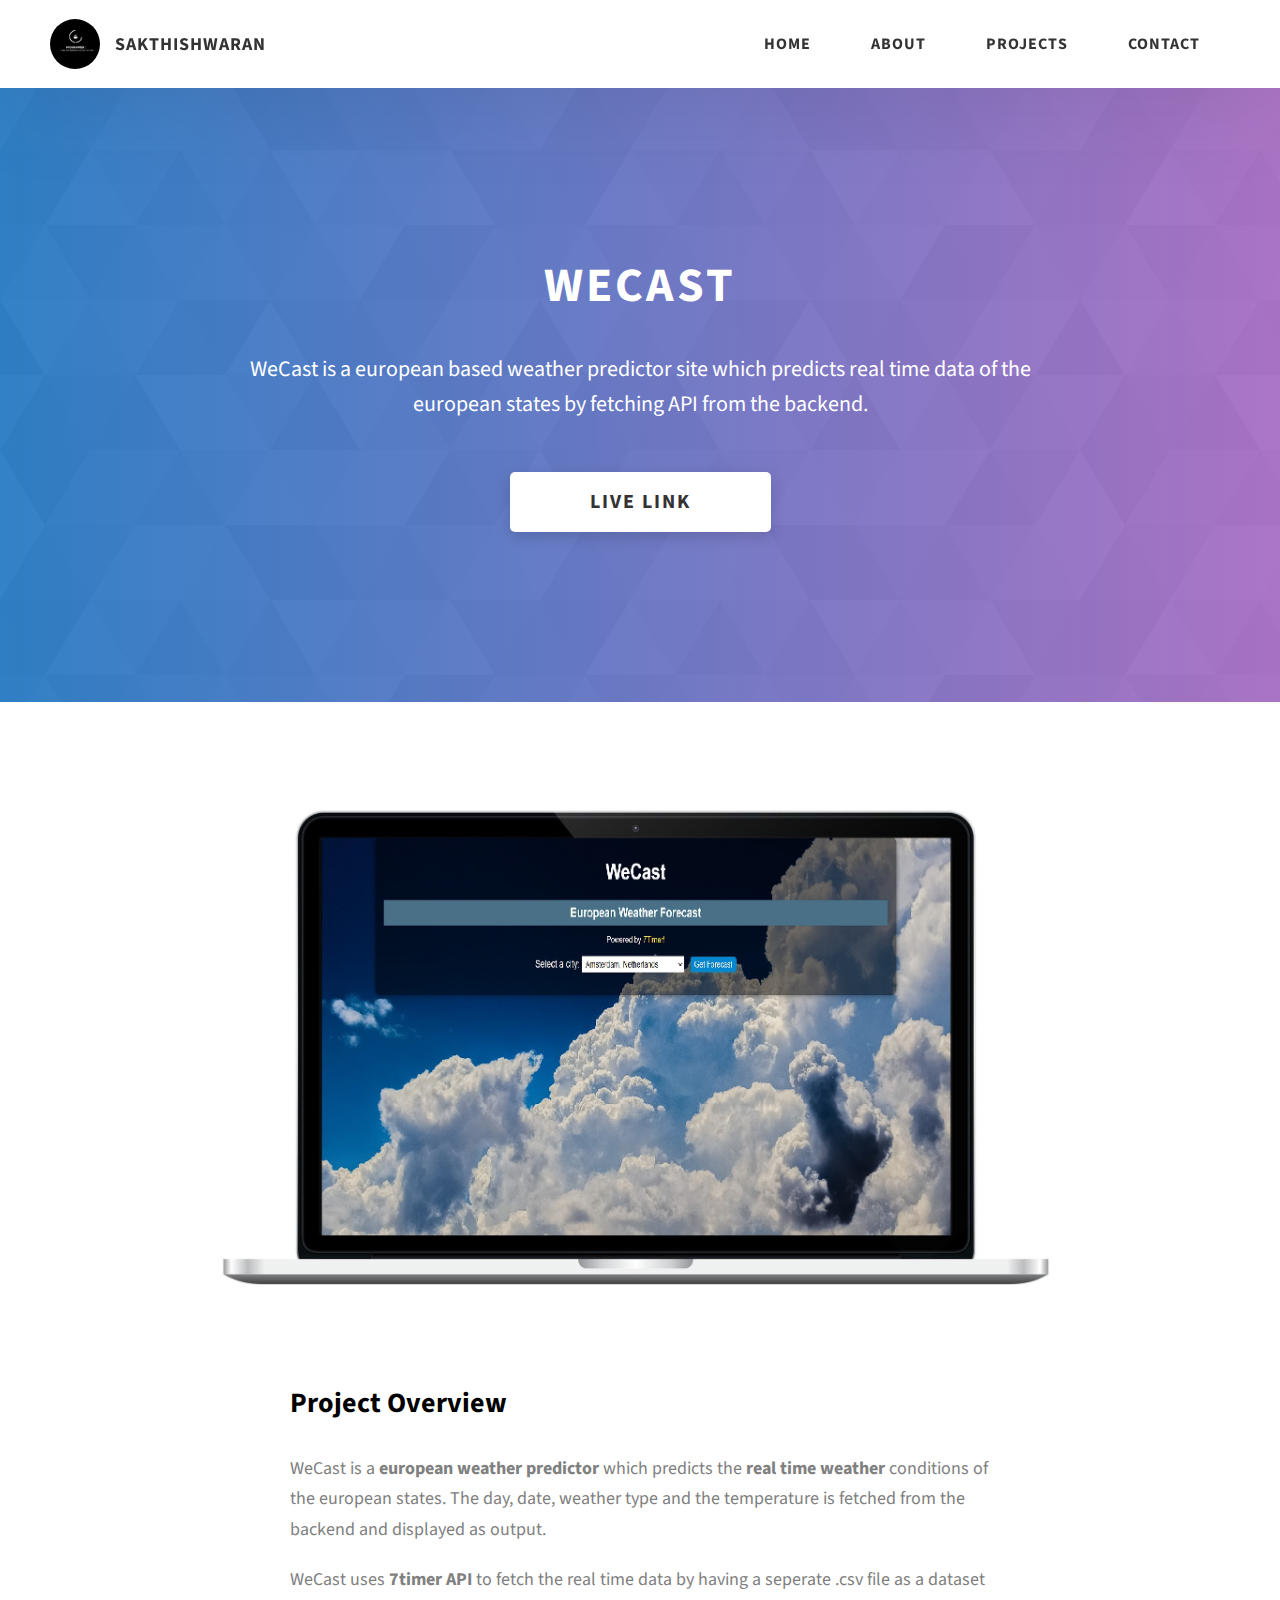
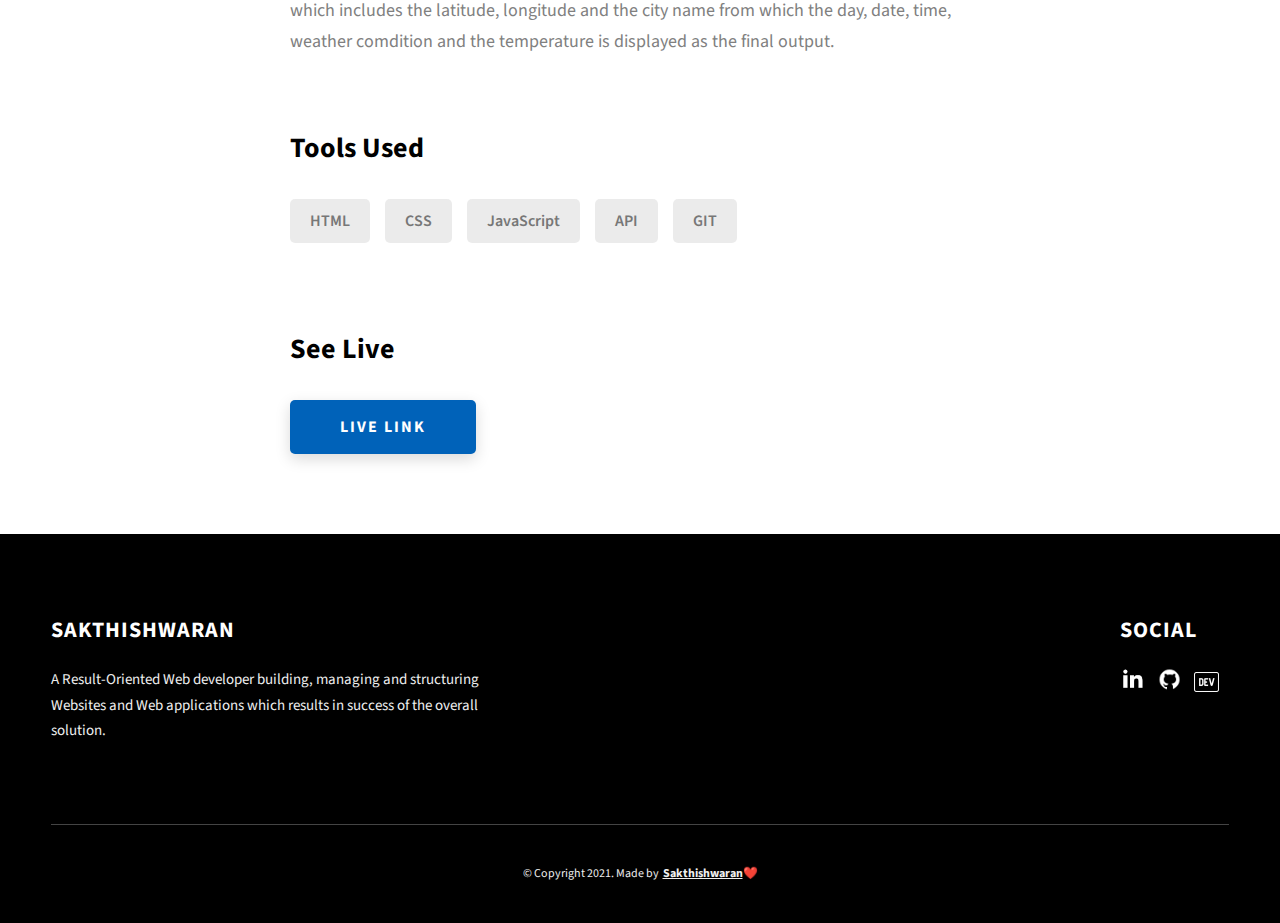
<file: project-4.html>
<!DOCTYPE html>
<html lang="en">
  <head>
    <meta charset="UTF-8" />
    <meta name="viewport" content="width=device-width, initial-scale=1.0" />
    <meta http-equiv="X-UA-Compatible" content="ie=edge" />
    <title>Case Study of Urbanly</title>
    <meta name="description" content="Case study page of Project" />

    <link rel="stylesheet" href="css/style.css" />

    <link rel="preconnect" href="https://fonts.googleapis.com" />
    <link rel="preconnect" href="https://fonts.gstatic.com" crossorigin />
    <link
      href="https://fonts.googleapis.com/css2?family=Source+Sans+Pro:wght@400;600;700;900&display=swap"
      rel="stylesheet"
    />
  </head>
  <body>
    <header class="header">
      <div class="header__content">
        <div class="header__logo-container">
          <div class="header__logo-img-cont">
            <img
              src="./assets/png/img.jpg"
              alt="Sakthishwaran Logo Image"
              class="header__logo-img"
            />
          </div>
          <span class="header__logo-sub">Sakthishwaran</span>
        </div>
        <div class="header__main">
          <ul class="header__links">
            <li class="header__link-wrapper">
              <a href="./index.html" class="header__link"> Home </a>
            </li>
            <li class="header__link-wrapper">
              <a href="./index.html#about" class="header__link">About </a>
            </li>
            <li class="header__link-wrapper">
              <a href="./index.html#projects" class="header__link">
                Projects
              </a>
            </li>
            <li class="header__link-wrapper">
              <a href="./index.html#contact" class="header__link"> Contact </a>
            </li>
          </ul>
          <div class="header__main-ham-menu-cont">
            <img
              src="./assets/svg/ham-menu.svg"
              alt="hamburger menu"
              class="header__main-ham-menu"
            />
            <img
              src="./assets/svg/ham-menu-close.svg"
              alt="hamburger menu close"
              class="header__main-ham-menu-close d-none"
            />
          </div>
        </div>
      </div>
      <div class="header__sm-menu">
        <div class="header__sm-menu-content">
          <ul class="header__sm-menu-links">
            <li class="header__sm-menu-link">
              <a href="./index.html"> Home </a>
            </li>

            <li class="header__sm-menu-link">
              <a href="./index.html#about"> About </a>
            </li>

            <li class="header__sm-menu-link">
              <a href="./index.html#projects"> Projects </a>
            </li>

            <li class="header__sm-menu-link">
              <a href="./index.html#contact"> Contact </a>
            </li>
          </ul>
        </div>
      </div>
    </header>
    <section class="project-cs-hero">
      <div class="project-cs-hero__content">
        <h1 class="heading-primary">WeCast</h1>
        <div class="project-cs-hero__info">
          <p class="text-primary">
            WeCast is a european based weather predictor site which predicts real time
            data of the european states by fetching API from the backend.
          </p>
        </div>
        <div class="project-cs-hero__cta">
          <a href="https://github.com/sakthixx/WeCaste" class="btn btn--bg" target="_blank">Live Link</a>
        </div>
      </div>
    </section>
    <section class="project-details">
      <div class="main-container">
        <div class="project-details__content">
          <div class="project-details__showcase-img-cont">
            <img
              src="./assets/png/wecast-final.png"
              alt="Project Image"
              class="project-details__showcase-img"
            />
          </div>
          <div class="project-details__content-main">
            <div class="project-details__desc">
              <h3 class="project-details__content-title">Project Overview</h3>
              <p class="project-details__desc-para">
                WeCast is a <strong>european weather predictor</strong> which predicts the <strong>real time weather</strong>
                conditions of the european states. The day, date, weather type and the temperature is fetched from the 
                backend and displayed as output. 
              </p>
              <p class="project-details__desc-para">
                WeCast uses <strong>7timer API</strong> to fetch the real time data by having a seperate .csv 
                file as a dataset which includes the latitude, longitude and the city name 
                from which the day, date, time, weather comdition and the temperature is 
                displayed as the final output.
              </p>
            </div>
            <div class="project-details__tools-used">
              <h3 class="project-details__content-title">Tools Used</h3>
              <div class="skills">
                <div class="skills__skill">HTML</div>
                <div class="skills__skill">CSS</div>
                <div class="skills__skill">JavaScript</div>
                <div class="skills__skill">API</div>
                <div class="skills__skill">GIT</div>
              </div>
            </div>
            <div class="project-details__links">
              <h3 class="project-details__content-title">See Live</h3>
              <a
                href="https://github.com/sakthixx/WeCaste"
                class="btn btn--med btn--theme project-details__links-btn"
                target="_blank"
                >Live Link</a
              >
            </div>
          </div>
        </div>
      </div>
    </section>
    <footer class="main-footer">
      <div class="main-container">
        <div class="main-footer__upper">
          <div class="main-footer__row main-footer__row-1">
            <h2 class="heading heading-sm main-footer__heading-sm">
              <span>Social</span>
            </h2>
            <div class="main-footer__social-cont">
              <a
                target="_blank"
                rel="noreferrer"
                href="https://www.linkedin.com/in/sakthi1604/"
              >
                <img
                  class="main-footer__icon"
                  src="./assets/png/linkedin-ico.png"
                  alt="icon"
                />
              </a>
              <a
                target="_blank"
                rel="noreferrer"
                href="https://github.com/sakthixx"
              >
                <img
                  class="main-footer__icon"
                  src="./assets/png/github-ico.png"
                  alt="icon"
                />
              </a>
              <a
                target="_blank"
                rel="noreferrer"
                href="https://dev.to/sakthishwarananand"
              >
                <img
                  class="main-footer__icon"
                  src="./assets/png/dev.png"
                  alt="icon"
                />
              </a>
            </div>
          </div>
          <div class="main-footer__row main-footer__row-2">
            <h4 class="heading heading-sm text-lt">Sakthishwaran</h4>
            <p class="main-footer__short-desc">
              A Result-Oriented Web developer building, managing and structuring
              Websites and Web applications which results in success of the
              overall solution.
            </p>
          </div>
        </div>

        <div class="main-footer__lower">
          &copy; Copyright 2021. Made by
          <a rel="noreferrer" target="_blank" href="#"
            >Sakthishwaran</a
          >❤️
        </div>
      </div>
    </footer>
    <script src="./index.js"></script>
  </body>
</html>
</file>
<file: css/style.css>
/*
0 - 600px:      Phone
600 - 900px:    Tablet portrait
900 - 1200px:   Tablet landscape
[1200 - 1800] is where our normal styles apply
1800px + :      Big desktop
$breakpoint arguement choices:
- phone
- tab-port
- tab-land
- big-desktop

Inside media queries 1em is always 16px i.e 1em = 16px at every screen size only inside media queries
*/
*,
*::after,
*::before {
  margin: 0;
  padding: 0;
  box-sizing: inherit;
  font-family: inherit; }

html {
  font-size: 62.5%;
  scroll-behavior: smooth; }
  @media only screen and (max-width: 75em) {
    html {
      font-size: 59%; } }
  @media only screen and (max-width: 56.25em) {
    html {
      font-size: 56%; } }
  @media only screen and (min-width: 112.5em) {
    html {
      font-size: 65%; } }

body {
  box-sizing: border-box;
  position: relative;
  line-height: 1.5;
  font-family: sans-serif;
  overflow-x: hidden;
  overflow-y: scroll;
  font-family: 'Source Sans Pro', sans-serif; }

a {
  text-decoration: none;
  color: inherit; }

li {
  list-style: none; }

input:focus,
button:focus,
a:focus,
textarea:focus {
  outline: none; }

button {
  border: none;
  cursor: pointer; }

textarea {
  resize: none; }

.heading-primary {
  font-size: 4.8rem;
  text-transform: uppercase;
  letter-spacing: 3px;
  text-align: center; }
  @media only screen and (max-width: 37.5em) {
    .heading-primary {
      font-size: 4.5rem; } }

.heading-sec__mb-bg {
  margin-bottom: 11rem; }
  @media only screen and (max-width: 56.25em) {
    .heading-sec__mb-bg {
      margin-bottom: 8rem; } }

.heading-sec__mb-med {
  margin-bottom: 9rem; }
  @media only screen and (max-width: 56.25em) {
    .heading-sec__mb-med {
      margin-bottom: 8rem; } }

.heading-sec__main {
  display: block;
  font-size: 4rem;
  text-transform: uppercase;
  letter-spacing: 1px;
  letter-spacing: 3px;
  text-align: center;
  margin-bottom: 3.5rem;
  position: relative; }
  .heading-sec__main--lt {
    color: #fff; }
    .heading-sec__main--lt::after {
      content: '';
      background: #fff !important; }
  .heading-sec__main::after {
    content: '';
    position: absolute;
    top: calc(100% + 1.5rem);
    height: 5px;
    width: 3rem;
    background: #0062b9;
    left: 50%;
    transform: translateX(-50%);
    border-radius: 5px; }
    @media only screen and (max-width: 37.5em) {
      .heading-sec__main::after {
        top: calc(100% + 1.2rem); } }

.heading-sec__sub {
  display: block;
  text-align: center;
  color: #777;
  font-size: 2rem;
  font-weight: 500;
  max-width: 80rem;
  margin: auto;
  line-height: 1.6; }
  @media only screen and (max-width: 37.5em) {
    .heading-sec__sub {
      font-size: 1.8rem; } }
  .heading-sec__sub--lt {
    color: #eee; }

.heading-sm {
  font-size: 2.2rem;
  text-transform: uppercase;
  letter-spacing: 1px; }

.main-container {
  max-width: 120rem;
  margin: auto;
  width: 92%; }

.btn {
  background: #fff;
  color: #333;
  text-transform: uppercase;
  letter-spacing: 2px;
  display: inline-block;
  font-weight: 700;
  border-radius: 5px;
  box-shadow: 0 5px 15px 0 rgba(0, 0, 0, 0.15);
  transition: transform .3s; }
  .btn:hover {
    transform: translateY(-3px); }
  .btn--bg {
    padding: 1.5rem 8rem;
    font-size: 2rem; }
  .btn--med {
    padding: 1.5rem 5rem;
    font-size: 1.6rem; }
  .btn--theme {
    background: #0062b9;
    color: #fff;
    margin-right: 10px; }
  .btn--theme-inv {
    color: #0062b9;
    background: #fff;
    border: 2px solid #0062b9;
    box-shadow: none;
    padding: calc(1.5rem - 2px) calc(5rem - 2px); }

.sec-pad {
  padding: 12rem 0; }
  @media only screen and (max-width: 56.25em) {
    .sec-pad {
      padding: 8rem 0; } }

.text-primary {
  color: #fff;
  font-size: 2.2rem;
  text-align: center;
  width: 100%;
  line-height: 1.6; }
  @media only screen and (max-width: 37.5em) {
    .text-primary {
      font-size: 2rem; } }

.d-none {
  display: none; }

.home-hero {
  color: #fff;
  background: linear-gradient(to right, rgba(0, 98, 185, 0.8), rgba(0, 98, 185, 0.8)), url(../../assets/svg/common-bg.svg);
  background-position: center;
  height: 100vh;
  min-height: 80rem;
  max-height: 120rem;
  position: relative; }
  @media only screen and (max-width: 37.5em) {
    .home-hero {
      height: unset;
      min-height: unset; } }
  .home-hero__socials {
    position: absolute;
    top: 50%;
    border: 2px solid #eee;
    border-left: 2px solid #eee;
    transform: translateY(-50%); }
    @media only screen and (max-width: 56.25em) {
      .home-hero__socials {
        display: none; } }
  .home-hero__mouse-scroll-cont {
    position: absolute;
    bottom: 3%;
    left: 50%;
    transform: translateX(-50%); }
    @media only screen and (max-width: 37.5em) {
      .home-hero__mouse-scroll-cont {
        display: none; } }
  .home-hero__social {
    width: 5rem; }
  .home-hero__social-icon-link {
    width: 100%;
    display: block;
    padding: 1.2rem;
    border-bottom: 2px solid #eee;
    transition: background .3s; }
    .home-hero__social-icon-link:hover {
      background: rgba(255, 255, 255, 0.1); }
    .home-hero__social-icon-link--bd-none {
      border-bottom: 0; }
  .home-hero__social-icon {
    width: 100%; }
  .home-hero__content {
    position: absolute;
    top: 50%;
    left: 50%;
    transform: translate(-50%, -50%);
    max-width: 90rem;
    width: 92%; }
    @media only screen and (max-width: 37.5em) {
      .home-hero__content {
        padding: 19rem 0 13rem 0;
        margin: auto;
        position: static;
        transform: translate(0, 0); } }
  .home-hero__info {
    margin: 3rem auto 0 auto;
    max-width: 80rem; }
  .home-hero__cta {
    margin-top: 5rem;
    text-align: center; }


    bout {
  background: #fafafa; }
  .about__content {
    display: grid;
    grid-template-columns: 1fr 1fr;
    grid-gap: 10rem; }
    @media only screen and (max-width: 56.25em) {
      .about__content {
        grid-template-columns: 1fr;
        grid-gap: 8rem; } }
    .about__content-title {
      font-weight: 700;
      font-size: 2.8rem;
      margin-bottom: 3rem; }
      @media only screen and (max-width: 37.5em) {
        .about__content-title {
          font-size: 2.4rem; } }
    .about__content-details-para {
      font-size: 1.8rem;
      color: grey;
      max-width: 60rem;
      line-height: 1.7;
      margin-bottom: 1rem; }
      .about__content-details-para--hl {
        font-weight: 700;
        margin: 0 3px; }
      .about__content-details-para:last-child {
        margin-bottom: 4rem; }

.projects__row {
  display: grid;
  grid-template-columns: 1.5fr 1fr;
  grid-gap: 5rem;
  margin-bottom: 11rem; }
  @media only screen and (max-width: 56.25em) {
    .projects__row {
      grid-template-columns: 1fr;
      grid-gap: 2rem;
      margin-bottom: 8rem; } }
  @media only screen and (max-width: 56.25em) {
    .projects__row {
      text-align: center; } }
  .projects__row:last-child {
    margin-bottom: 0; }
  .projects__row-img-cont {
    overflow: hidden; }
  .projects__row-img {
    width: 100%;
    display: block;
    object-fit: cover; }
  .projects__row-content {
    padding: 2rem 0;
    display: flex;
    justify-content: center;
    flex-direction: column;
    align-items: flex-start; }
    @media only screen and (max-width: 56.25em) {
      .projects__row-content {
        align-items: center; } }
    .projects__row-content-title {
      font-weight: 700;
      font-size: 2.8rem;
      margin-bottom: 2rem; }
      @media only screen and (max-width: 37.5em) {
        .projects__row-content-title {
          font-size: 2.4rem; } }
    .projects__row-content-desc {
      font-size: 1.8rem;
      color: grey;
      max-width: 60rem;
      line-height: 1.7;
      margin-bottom: 3rem; }
      @media only screen and (max-width: 37.5em) {
        .projects__row-content-desc {
          font-size: 1.7rem; } }

.contact {
  background: linear-gradient(to right, rgba(0, 98, 185, 0.8), rgba(0, 98, 185, 0.8)), url(../../assets/svg/common-bg.svg);
  background-size: cover;
  background-position: center; }
  .contact__form-container {
    box-shadow: 0 0 10px rgba(0, 0, 0, 0.1);
    background: white;
    padding: 4rem;
    margin-top: 6rem;
    max-width: 80rem;
    text-align: right;
    width: 95%;
    border-radius: 5px;
    margin: 5rem auto 0 auto; }
    @media only screen and (max-width: 37.5em) {
      .contact__form-container {
        padding: 3rem; } }
  .contact__form-field {
    margin-bottom: 4rem; }
    @media only screen and (max-width: 37.5em) {
      .contact__form-field {
        margin-bottom: 3rem; } }
  .contact__form-label {
    color: #666;
    font-size: 1.4rem;
    letter-spacing: 1px;
    font-weight: 700;
    margin-bottom: 1rem;
    display: block;
    text-align: left; }
  .contact__form-input {
    color: #333;
    padding: 2rem;
    width: 100%;
    border: 1px solid #ebebeb;
    font-size: 1.6rem;
    letter-spacing: 0px;
    background: #f0f0f0;
    border-radius: 5px;
    font-weight: 600;
    /* Code for Modern Browsers */
    /* Code for WebKit, Blink, Edge */
    /* Code for Internet Explorer 10-11 */
    /* Code for Microsoft Edge */
    /* Code for Mozilla Firefox 4 to 18 */
    /* Code for Mozilla Firefox 19+ */ }
    .contact__form-input::placeholder {
      color: #999;
      font-weight: 600;
      font-size: 1.6rem; }
    .contact__form-input::-webkit-input-placeholder {
      color: #999;
      font-weight: 600;
      font-size: 1.6rem; }
    .contact__form-input:-ms-input-placeholder {
      color: #999;
      font-weight: 600;
      font-size: 1.6rem; }
    .contact__form-input::-ms-input-placeholder {
      color: #999;
      font-weight: 600;
      font-size: 1.6rem; }
    .contact__form-input:-moz-placeholder {
      opacity: 1;
      color: #999;
      font-weight: 600;
      font-size: 1.6rem; }
    .contact__form-input::-moz-placeholder {
      opacity: 1;
      color: #999;
      font-weight: 600;
      font-size: 1.6rem; }
  .contact__btn {
    width: 30%;
    padding: 2rem 4rem;
    font-size: 1.6rem; }
    @media only screen and (max-width: 37.5em) {
      .contact__btn {
        width: 100%; } }

.project-cs-hero {
  color: #fff;
  background: linear-gradient(to right, rgba(0, 98, 185, 0.8), rgba(151, 83, 183, 0.8)), url(../../assets/svg/common-bg.svg);
  background-size: cover;
  background-position: center;
  position: relative; }
  @media only screen and (max-width: 37.5em) {
    .project-cs-hero {
      height: unset;
      min-height: unset; } }
  .project-cs-hero__content {
    padding: 25rem 0 17rem 0;
    max-width: 90rem;
    width: 92%;
    margin: auto; }
    @media only screen and (max-width: 37.5em) {
      .project-cs-hero__content {
        padding: 19rem 0 13rem 0;
        margin: auto;
        position: static;
        transform: translate(0, 0); } }
  .project-cs-hero__info {
    margin: 3rem auto 0 auto;
    max-width: 80rem; }
  .project-cs-hero__cta {
    margin-top: 5rem;
    text-align: center; }

.project-details__content {
  padding: 8rem 0;
  max-width: 90rem;
  margin: auto; }
  .project-details__content-title {
    font-weight: 700;
    font-size: 2.8rem;
    margin-bottom: 3rem; }
    @media only screen and (max-width: 37.5em) {
      .project-details__content-title {
        font-size: 2.4rem; } }

.project-details__showcase-img-cont {
  width: 100%;
  margin-bottom: 6rem; }

.project-details__showcase-img {
  width: 100%; }

.project-details__content-main {
  width: 100%;
  max-width: 70rem;
  margin: auto; }

.project-details__desc {
  margin: 0 0 7rem 0; }
  .project-details__desc-para {
    font-size: 1.8rem;
    line-height: 1.7;
    color: grey;
    margin-bottom: 2rem; }

.project-details__tools-used {
  margin: 0 0 7rem 0; }
  .project-details__tools-used-list {
    display: flex;
    flex-wrap: wrap; }
  .project-details__tools-used-item {
    padding: 1rem 2rem;
    margin-bottom: 1.5rem;
    margin-right: 1.5rem;
    font-size: 1.6rem;
    background: rgba(153, 153, 153, 0.2);
    border-radius: 5px;
    font-weight: 600;
    color: #777; }

.project-details__links {
  margin: 0 0; }
  .project-details__links-btn {
    margin-right: 2rem; }
    @media only screen and (max-width: 37.5em) {
      .project-details__links-btn {
        margin-right: 0;
        width: 70%;
        margin-bottom: 2rem;
        text-align: center; } }
    .project-details__links-btn:last-child {
      margin: 0; }
      @media only screen and (max-width: 37.5em) {
        .project-details__links-btn:last-child {
          margin: 0; } }

.header {
  position: fixed;
  width: 100%;
  z-index: 1000;
  background: #000;
  background: #fff;
  box-shadow: 0 10px 100px rgba(0, 0, 0, 0.1); }
  .header__content {
    display: flex;
    align-items: center;
    justify-content: space-between;
    padding: 1rem 5rem; }
    @media only screen and (max-width: 56.25em) {
      .header__content {
        padding: 0 2rem; } }
  .header__logo-container {
    display: flex;
    align-items: center;
    cursor: pointer;
    color: #333;
    transition: color .3s; }
    .header__logo-container:hover {
      color: #0062b9; }
  .header__logo-img-cont {
    width: 5rem;
    height: 5rem;
    border-radius: 50px;
    overflow: hidden;
    margin-right: 1.5rem;
    background: #0062b9; }
    @media only screen and (max-width: 56.25em) {
      .header__logo-img-cont {
        width: 4.5rem;
        height: 4.5rem;
        margin-right: 1.2rem; } }
  .header__logo-img {
    width: 100%;
    height: 100%;
    object-fit: cover;
    object-position: center;
    display: block; }
  .header__logo-sub {
    font-size: 1.8rem;
    text-transform: uppercase;
    font-weight: 700;
    letter-spacing: 1px; }
  .header__links {
    display: flex; }
    @media only screen and (max-width: 37.5em) {
      .header__links {
        display: none; } }
  .header__link {
    padding: 2.2rem 3rem;
    display: inline-block;
    font-size: 1.6rem;
    color: #333;
    text-transform: uppercase;
    letter-spacing: 1px;
    font-weight: 700;
    transition: color .3s; }
    .header__link:hover {
      color: #0062b9; }
    @media only screen and (max-width: 56.25em) {
      .header__link {
        padding: 3rem 1.8rem;
        font-size: 1.5rem; } }
  .header__main-ham-menu-cont {
    display: none;
    width: 3rem;
    padding: 2.2rem 0; }
    @media only screen and (max-width: 37.5em) {
      .header__main-ham-menu-cont {
        display: block; } }
  .header__main-ham-menu {
    width: 100%; }
  .header__main-ham-menu-close {
    width: 100%; }
  .header__sm-menu {
    background: #fff;
    position: absolute;
    width: 100%;
    top: 100%;
    visibility: hidden;
    opacity: 0;
    transition: all .3s;
    box-shadow: 0px 5px 5px 0px rgba(0, 0, 0, 0.1);
    -webkit-box-shadow: 0px 5px 5px 0px rgba(0, 0, 0, 0.1);
    -moz-box-shadow: 0px 5px 5px 0px rgba(0, 0, 0, 0.1); }
    .header__sm-menu--active {
      visibility: hidden;
      opacity: 0; }
      @media only screen and (max-width: 37.5em) {
        .header__sm-menu--active {
          visibility: visible;
          opacity: 1; } }
  .header__sm-menu-link a {
    display: block;
    text-decoration: none;
    padding: 2.5rem 3rem;
    font-size: 1.6rem;
    color: #333;
    text-align: right;
    border-bottom: 1px solid #eee;
    font-weight: 700;
    text-transform: uppercase;
    letter-spacing: 2px;
    transition: color .3s; }
    .header__sm-menu-link a:hover {
      color: #0062b9; }
  .header__sm-menu-link:first-child a {
    border-top: 1px solid #eee; }
  .header__sm-menu-link-last {
    border-bottom: 0; }

.main-footer {
  background: #000;
  color: #fff; }
  .main-footer__upper {
    display: flex;
    justify-content: space-between;
    padding: 8rem 0; }
    @media only screen and (max-width: 56.25em) {
      .main-footer__upper {
        padding: 6rem 0; } }
    @media only screen and (max-width: 37.5em) {
      .main-footer__upper {
        display: block; } }
  .main-footer__row-1 {
    order: 2; }
    @media only screen and (max-width: 56.25em) {
      .main-footer__row-1 {
        margin-bottom: 5rem; } }
  .main-footer__row-2 {
    width: 40%;
    order: 1;
    max-width: 50rem; }
    @media only screen and (max-width: 56.25em) {
      .main-footer__row-2 {
        width: 100%; } }
  .main-footer__short-desc {
    margin-top: 2rem;
    color: #eee;
    font-size: 1.5rem;
    line-height: 1.7; }
  .main-footer__social-cont {
    margin-top: 2rem; }
  .main-footer__icon {
    margin-right: 1rem;
    width: 2.5rem; }
    .main-footer__icon--mr-none {
      margin-right: 0; }
  .main-footer__lower {
    padding: 4rem 0;
    border-top: 1px solid #444;
    color: #eee;
    font-size: 1.2rem;
    text-align: left;
    text-align: center; }
    .main-footer__lower a {
      text-decoration: underline;
      font-weight: bold;
      margin-left: 2px; }
    @media only screen and (max-width: 56.25em) {
      .main-footer__lower {
        padding: 3.5rem 0; } }

.skills {
  display: flex;
  flex-wrap: wrap; }
  .skills__skill {
    padding: 1rem 2rem;
    margin-bottom: 1.5rem;
    margin-right: 1.5rem;
    font-size: 1.6rem;
    background: rgba(153, 153, 153, 0.2);
    border-radius: 5px;
    font-weight: 600;
    color: #777; }

.mouse {
  width: 25px;
  height: 40px;
  border: 2px solid #eee;
  border-radius: 60px;
  position: relative;
  overflow: hidden; }
  .mouse::before {
    content: '';
    width: 5px;
    height: 5px;
    position: absolute;
    top: 7px;
    left: 50%;
    transform: translateX(-50%);
    background-color: #eee;
    border-radius: 50%;
    opacity: 1;
    animation: wheel 1.3s infinite;
    -webkit-animation: wheel 1.3s infinite; }

@keyframes wheel {
  to {
    opacity: 0;
    top: 27px; } }

@-webkit-keyframes wheel {
  to {
    opacity: 0;
    top: 27px; } }
</file>
